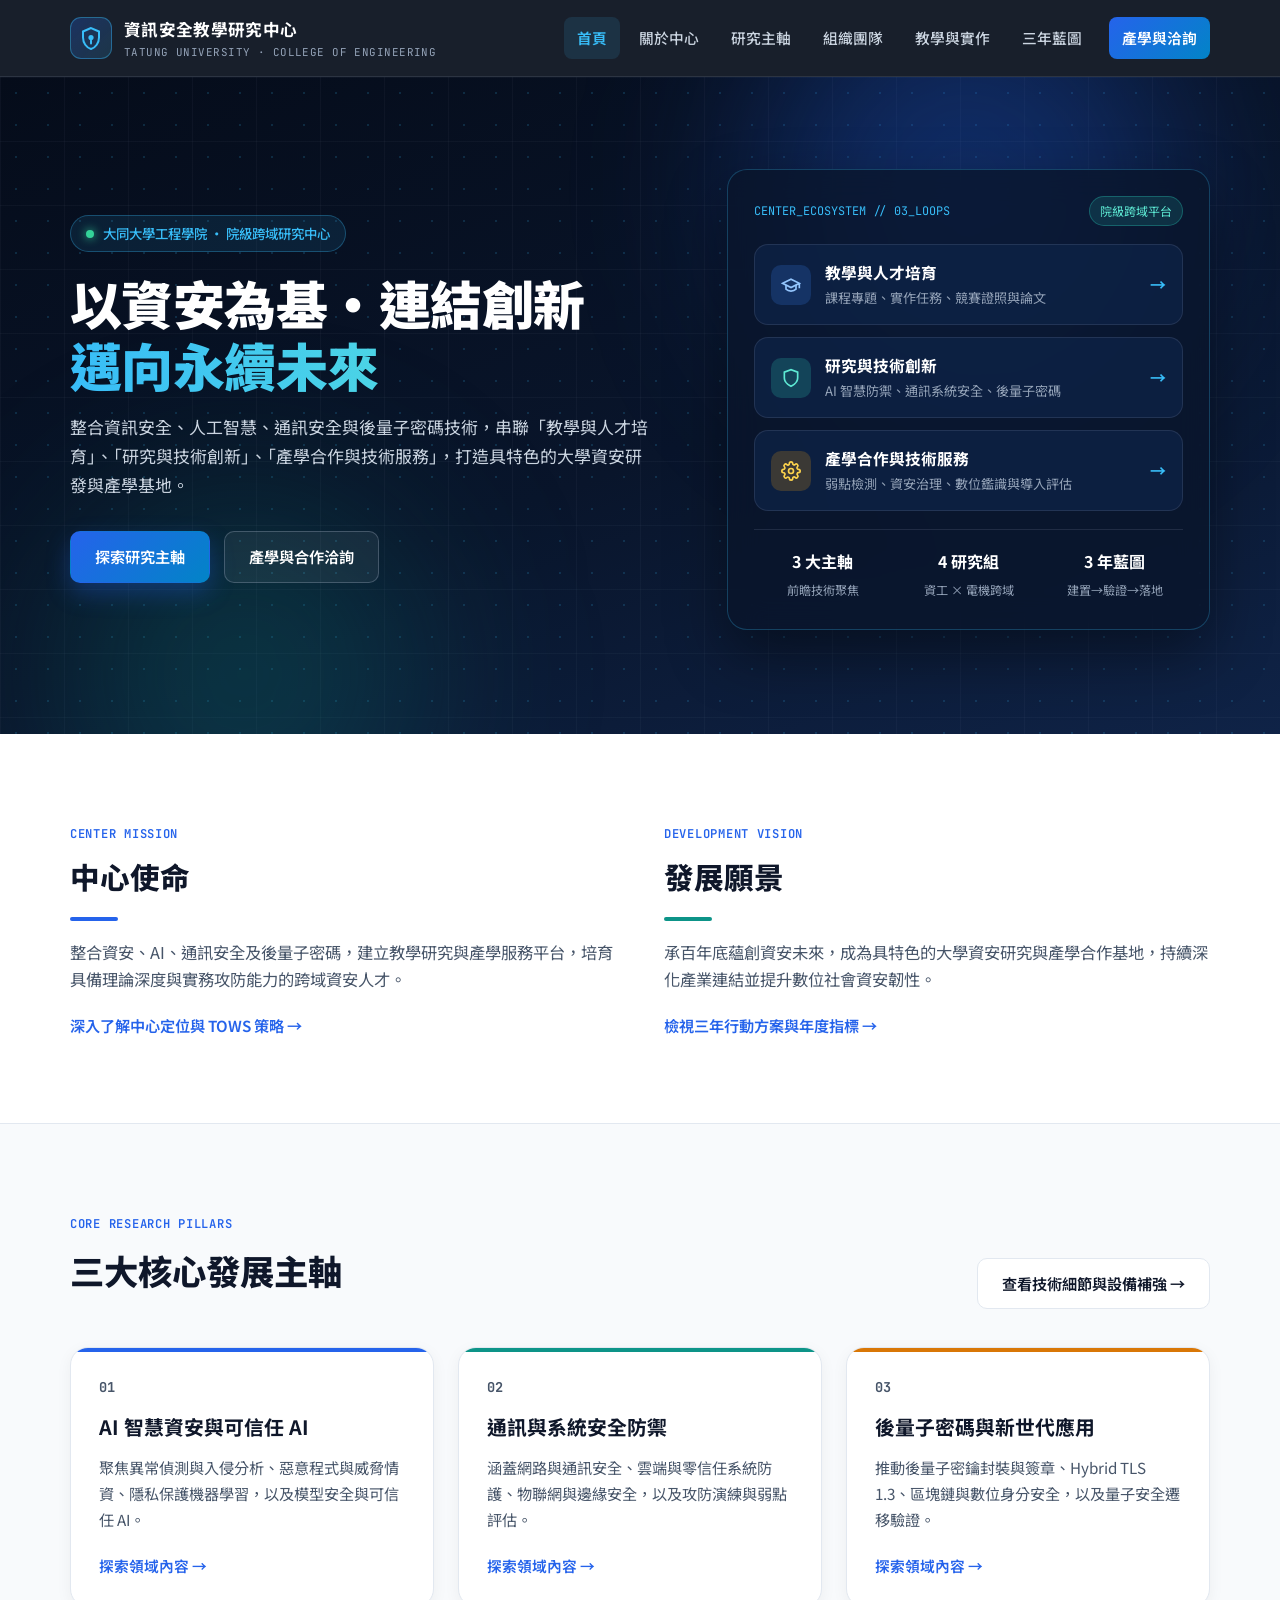
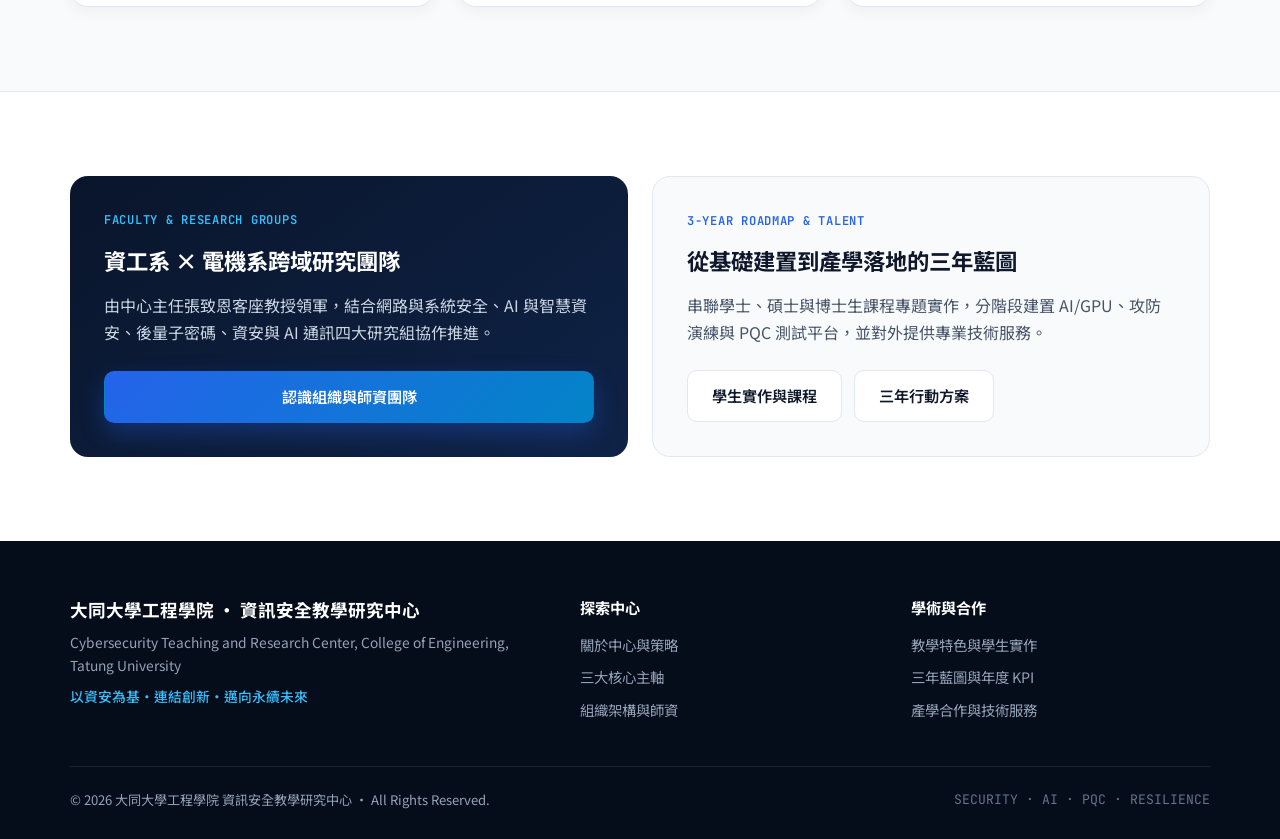
<file: index.html>
<!DOCTYPE html>
<html lang="zh-Hant">
<head>
  <meta charset="UTF-8" />
  <meta name="viewport" content="width=device-width, initial-scale=1.0" />
  <title>首頁 | 資訊安全教學研究中心 - 大同大學工程學院</title>
  <link rel="preconnect" href="https://fonts.googleapis.com" />
  <link rel="preconnect" href="https://fonts.gstatic.com" crossorigin />
  <link href="https://fonts.googleapis.com/css2?family=Inter:wght@400;500;600;700;800&family=JetBrains+Mono:wght@400;500;600&family=Noto+Sans+TC:wght@400;500;700;900&display=swap" rel="stylesheet" />
  <link rel="stylesheet" href="assets/css/style.css" />
</head>
<body>
  <header class="navbar">
    <div class="container nav-inner">
      <a href="index.html" class="brand">
        <span class="brand-badge" aria-hidden="true">
          <svg width="24" height="24" viewBox="0 0 24 24" fill="none">
            <path d="M12 2L4 5.5V11.5C4 16.8 7.4 21.6 12 23C16.6 21.6 20 16.8 20 11.5V5.5L12 2Z" stroke="currentColor" stroke-width="2"/>
            <circle cx="12" cy="11.5" r="2.6" fill="#38BDF8"/>
            <path d="M12 14.2V17.5" stroke="#38BDF8" stroke-width="2" stroke-linecap="round"/>
          </svg>
        </span>
        <span class="brand-text">
          <strong>資訊安全教學研究中心</strong>
          <small>TATUNG UNIVERSITY · COLLEGE OF ENGINEERING</small>
        </span>
      </a>

      <button class="nav-toggle" id="navToggle" aria-label="開啟選單" aria-expanded="false">
        <span></span><span></span><span></span>
      </button>

      <nav class="nav-links" id="navLinks">
        <a href="index.html" class="active">首頁</a>
        <a href="about.html">關於中心</a>
        <a href="research.html">研究主軸</a>
        <a href="team.html">組織團隊</a>
        <a href="teaching.html">教學與實作</a>
        <a href="roadmap.html">三年藍圖</a>
        <a href="contact.html" class="btn-nav">產學與洽詢</a>
      </nav>
    </div>
  </header>

  <!-- 主視覺區（參考 NTU AI-CORE 深藍節點網格氣場） -->
  <section class="hero">
    <div class="hero-canvas" aria-hidden="true"></div>
    <div class="hero-glow glow-1" aria-hidden="true"></div>
    <div class="hero-glow glow-2" aria-hidden="true"></div>

    <div class="container hero-grid">
      <div class="hero-copy">
        <div class="eyebrow">
          <span class="dot"></span>
          大同大學工程學院 · 院級跨域研究中心
        </div>
        <h1>
          以資安為基・連結創新
          <span class="text-gradient">邁向永續未來</span>
        </h1>
        <p class="hero-desc">
          整合資訊安全、人工智慧、通訊安全與後量子密碼技術，串聯「教學與人才培育」、「研究與技術創新」、「產學合作與技術服務」，打造具特色的大學資安研發與產學基地。
        </p>
        <div class="hero-actions">
          <a href="research.html" class="btn btn-primary">探索研究主軸</a>
          <a href="contact.html" class="btn btn-glass">產學與合作洽詢</a>
        </div>
      </div>

      <!-- 右側精密儀表板卡片 -->
      <aside class="hero-card">
        <div class="hero-card-top">
          <span class="mono-label">CENTER_ECOSYSTEM // 03_LOOPS</span>
          <span class="badge-live">院級跨域平台</span>
        </div>

        <div class="loop-stack">
          <a href="teaching.html" class="loop-item">
            <div class="loop-icon blue">
              <svg width="20" height="20" viewBox="0 0 24 24" fill="none" stroke="currentColor" stroke-width="2"><path d="M22 10v6M2 10l10-5 10 5-10 5z"/><path d="M6 12v5c3 3 9 3 12 0v-5"/></svg>
            </div>
            <div class="loop-info">
              <strong>教學與人才培育</strong>
              <span>課程專題、實作任務、競賽證照與論文</span>
            </div>
            <span class="arrow">→</span>
          </a>

          <a href="research.html" class="loop-item">
            <div class="loop-icon cyan">
              <svg width="20" height="20" viewBox="0 0 24 24" fill="none" stroke="currentColor" stroke-width="2"><path d="M12 22s8-4 8-10V5l-8-3-8 3v7c0 6 8 10 8 10z"/></svg>
            </div>
            <div class="loop-info">
              <strong>研究與技術創新</strong>
              <span>AI 智慧防禦、通訊系統安全、後量子密碼</span>
            </div>
            <span class="arrow">→</span>
          </a>

          <a href="contact.html" class="loop-item">
            <div class="loop-icon amber">
              <svg width="20" height="20" viewBox="0 0 24 24" fill="none" stroke="currentColor" stroke-width="2"><circle cx="12" cy="12" r="3"/><path d="M19.4 15a1.65 1.65 0 0 0 .33 1.82l.06.06a2 2 0 0 1-2.83 2.83l-.06-.06a1.65 1.65 0 0 0-1.82-.33 1.65 1.65 0 0 0-1 1.51V21a2 2 0 0 1-4 0v-.09A1.65 1.65 0 0 0 9 19.4a1.65 1.65 0 0 0-1.82.33l-.06.06a2 2 0 0 1-2.83-2.83l.06-.06a1.65 1.65 0 0 0 .33-1.82 1.65 1.65 0 0 0-1.51-1H3a2 2 0 0 1 0-4h.09A1.65 1.65 0 0 0 4.6 9a1.65 1.65 0 0 0-.33-1.82l-.06-.06a2 2 0 0 1 2.83-2.83l.06.06a1.65 1.65 0 0 0 1.82.33H9a1.65 1.65 0 0 0 1-1.51V3a2 2 0 0 1 4 0v.09a1.65 1.65 0 0 0 1 1.51 1.65 1.65 0 0 0 1.82-.33l.06-.06a2 2 0 0 1 2.83 2.83l-.06.06a1.65 1.65 0 0 0-.33 1.82V9a1.65 1.65 0 0 0 1.51 1H21a2 2 0 0 1 0 4h-.09a1.65 1.65 0 0 0-1.51 1z"/></svg>
            </div>
            <div class="loop-info">
              <strong>產學合作與技術服務</strong>
              <span>弱點檢測、資安治理、數位鑑識與導入評估</span>
            </div>
            <span class="arrow">→</span>
          </a>
        </div>

        <div class="hero-stats-row">
          <div><strong>3 大主軸</strong><span>前瞻技術聚焦</span></div>
          <div><strong>4 研究組</strong><span>資工 × 電機跨域</span></div>
          <div><strong>3 年藍圖</strong><span>建置→驗證→落地</span></div>
        </div>
      </aside>
    </div>
  </section>

  <!-- 中心使命與願景（雙欄大氣留白，對齊 NTU AI-CORE 下半部結構） -->
  <section class="section">
    <div class="container">
      <div class="dual-manifesto">
        <div class="manifesto-item">
          <span class="kicker">CENTER MISSION</span>
          <h2>中心使命</h2>
          <div class="accent-bar"></div>
          <p>整合資安、AI、通訊安全及後量子密碼，建立教學研究與產學服務平台，培育具備理論深度與實務攻防能力的跨域資安人才。</p>
          <a href="about.html" class="text-link">深入了解中心定位與 TOWS 策略 →</a>
        </div>
        <div class="manifesto-item">
          <span class="kicker">DEVELOPMENT VISION</span>
          <h2>發展願景</h2>
          <div class="accent-bar teal"></div>
          <p>承百年底蘊創資安未來，成為具特色的大學資安研究與產學合作基地，持續深化產業連結並提升數位社會資安韌性。</p>
          <a href="roadmap.html" class="text-link">檢視三年行動方案與年度指標 →</a>
        </div>
      </div>
    </div>
  </section>

  <!-- 三大核心研究主軸精選入口 -->
  <section class="section section-tint">
    <div class="container">
      <div class="section-header-split">
        <div>
          <span class="kicker">CORE RESEARCH PILLARS</span>
          <h2>三大核心發展主軸</h2>
        </div>
        <a href="research.html" class="btn btn-outline-dark">查看技術細節與設備補強 →</a>
      </div>

      <div class="grid-3">
        <article class="feature-card">
          <div class="card-top-line blue"></div>
          <span class="card-num">01</span>
          <h3>AI 智慧資安與可信任 AI</h3>
          <p>聚焦異常偵測與入侵分析、惡意程式與威脅情資、隱私保護機器學習，以及模型安全與可信任 AI。</p>
          <a href="research.html#pillar-1" class="card-link">探索領域內容 →</a>
        </article>

        <article class="feature-card">
          <div class="card-top-line teal"></div>
          <span class="card-num">02</span>
          <h3>通訊與系統安全防禦</h3>
          <p>涵蓋網路與通訊安全、雲端與零信任系統防護、物聯網與邊緣安全，以及攻防演練與弱點評估。</p>
          <a href="research.html#pillar-2" class="card-link">探索領域內容 →</a>
        </article>

        <article class="feature-card">
          <div class="card-top-line amber"></div>
          <span class="card-num">03</span>
          <h3>後量子密碼與新世代應用</h3>
          <p>推動後量子密鑰封裝與簽章、Hybrid TLS 1.3、區塊鏈與數位身分安全，以及量子安全遷移驗證。</p>
          <a href="research.html#pillar-3" class="card-link">探索領域內容 →</a>
        </article>
      </div>
    </div>
  </section>

  <!-- 跨系團隊與三年推進快捷導覽 -->
  <section class="section">
    <div class="container">
      <div class="grid-2-banner">
        <div class="nav-promo-card dark">
          <span class="kicker light">FACULTY &amp; RESEARCH GROUPS</span>
          <h3>資工系 × 電機系跨域研究團隊</h3>
          <p>由中心主任張致恩客座教授領軍，結合網路與系統安全、AI 與智慧資安、後量子密碼、資安與 AI 通訊四大研究組協作推進。</p>
          <a href="team.html" class="btn btn-primary">認識組織與師資團隊</a>
        </div>

        <div class="nav-promo-card light">
          <span class="kicker">3-YEAR ROADMAP &amp; TALENT</span>
          <h3>從基礎建置到產學落地的三年藍圖</h3>
          <p>串聯學士、碩士與博士生課程專題實作，分階段建置 AI/GPU、攻防演練與 PQC 測試平台，並對外提供專業技術服務。</p>
          <div class="btn-group">
            <a href="teaching.html" class="btn btn-outline-dark">學生實作與課程</a>
            <a href="roadmap.html" class="btn btn-outline-dark">三年行動方案</a>
          </div>
        </div>
      </div>
    </div>
  </section>

  <footer class="footer">
    <div class="container footer-grid">
      <div class="footer-brand">
        <strong>大同大學工程學院 · 資訊安全教學研究中心</strong>
        <p>Cybersecurity Teaching and Research Center, College of Engineering, Tatung University</p>
        <p class="footer-motto">以資安為基・連結創新・邁向永續未來</p>
      </div>
      <div class="footer-col">
        <h4>探索中心</h4>
        <a href="about.html">關於中心與策略</a>
        <a href="research.html">三大核心主軸</a>
        <a href="team.html">組織架構與師資</a>
      </div>
      <div class="footer-col">
        <h4>學術與合作</h4>
        <a href="teaching.html">教學特色與學生實作</a>
        <a href="roadmap.html">三年藍圖與年度 KPI</a>
        <a href="contact.html">產學合作與技術服務</a>
      </div>
    </div>
    <div class="container footer-bottom">
      <span>© 2026 大同大學工程學院 資訊安全教學研究中心 · All Rights Reserved.</span>
      <span class="mono-dim">SECURITY · AI · PQC · RESILIENCE</span>
    </div>
  </footer>
  <script src="assets/js/main.js"></script>
</body>
</html>
</file>
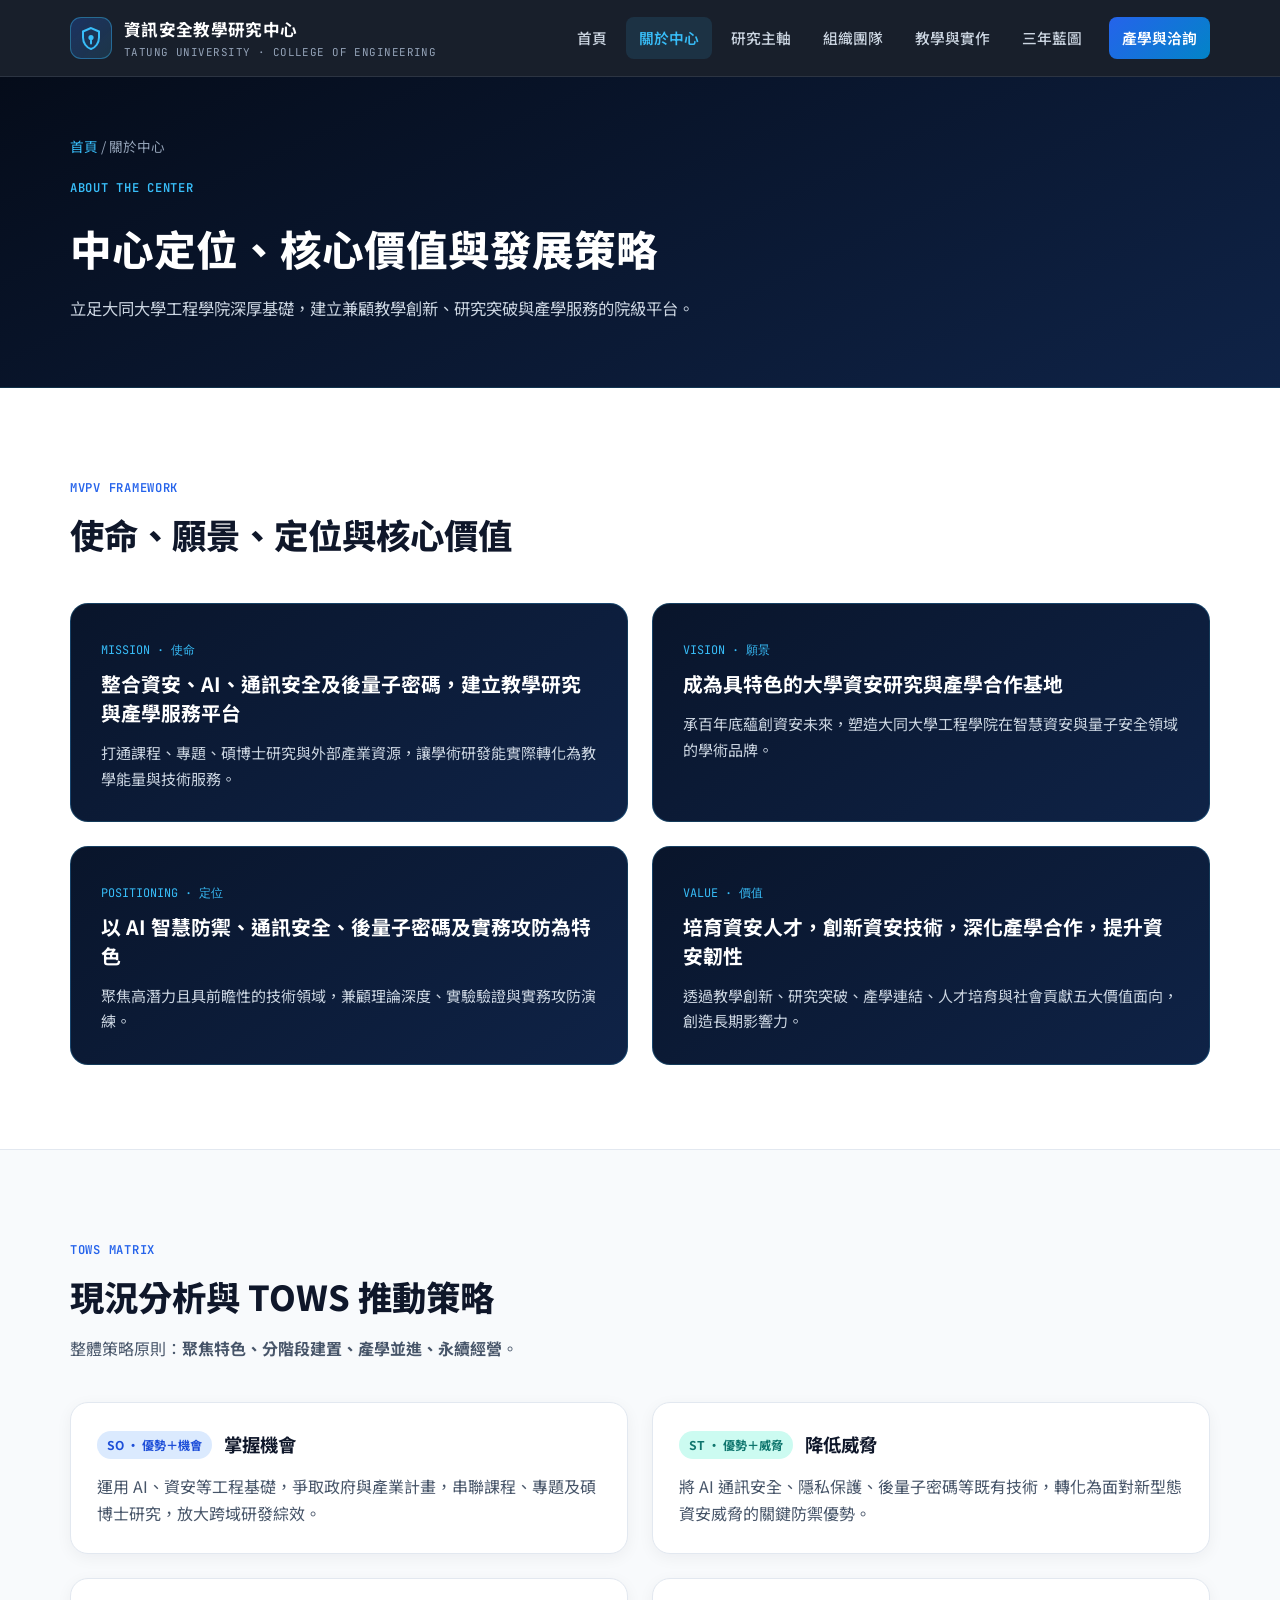
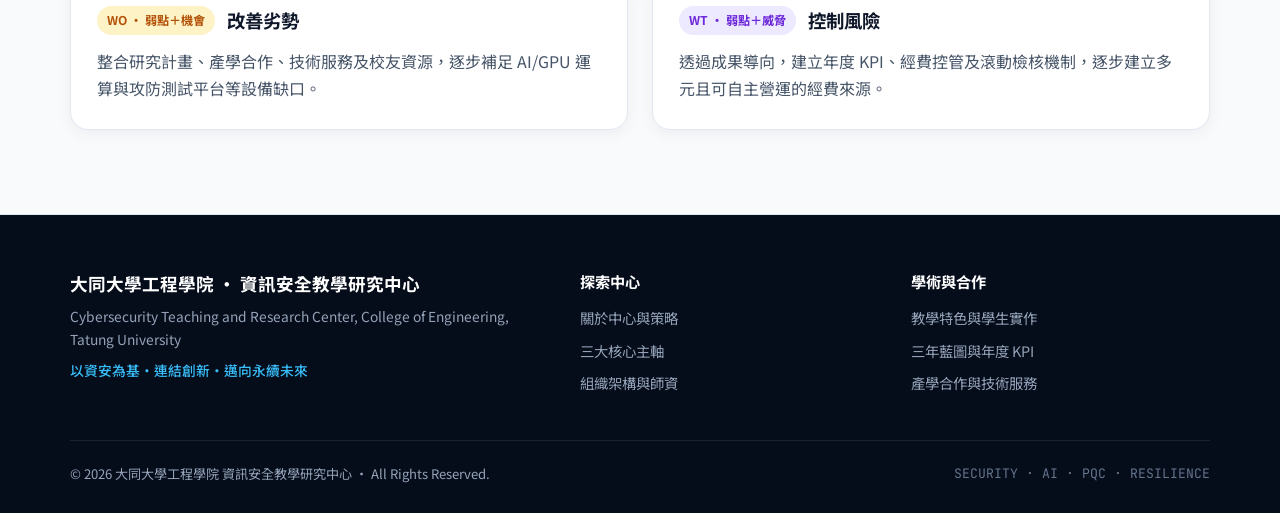
<file: about.html>
<!DOCTYPE html>
<html lang="zh-Hant">
<head>
  <meta charset="UTF-8" />
  <meta name="viewport" content="width=device-width, initial-scale=1.0" />
  <title>關於中心 | 資訊安全教學研究中心 - 大同大學工程學院</title>
  <link rel="preconnect" href="https://fonts.googleapis.com" />
  <link rel="preconnect" href="https://fonts.gstatic.com" crossorigin />
  <link href="https://fonts.googleapis.com/css2?family=Inter:wght@400;500;600;700;800&family=JetBrains+Mono:wght@400;500;600&family=Noto+Sans+TC:wght@400;500;700;900&display=swap" rel="stylesheet" />
  <link rel="stylesheet" href="assets/css/style.css" />
</head>
<body>
  <header class="navbar">
    <div class="container nav-inner">
      <a href="index.html" class="brand">
        <span class="brand-badge" aria-hidden="true">
          <svg width="24" height="24" viewBox="0 0 24 24" fill="none">
            <path d="M12 2L4 5.5V11.5C4 16.8 7.4 21.6 12 23C16.6 21.6 20 16.8 20 11.5V5.5L12 2Z" stroke="currentColor" stroke-width="2"/>
            <circle cx="12" cy="11.5" r="2.6" fill="#38BDF8"/>
            <path d="M12 14.2V17.5" stroke="#38BDF8" stroke-width="2" stroke-linecap="round"/>
          </svg>
        </span>
        <span class="brand-text">
          <strong>資訊安全教學研究中心</strong>
          <small>TATUNG UNIVERSITY · COLLEGE OF ENGINEERING</small>
        </span>
      </a>

      <button class="nav-toggle" id="navToggle" aria-label="開啟選單" aria-expanded="false">
        <span></span><span></span><span></span>
      </button>

      <nav class="nav-links" id="navLinks">
        <a href="index.html">首頁</a>
        <a href="about.html" class="active">關於中心</a>
        <a href="research.html">研究主軸</a>
        <a href="team.html">組織團隊</a>
        <a href="teaching.html">教學與實作</a>
        <a href="roadmap.html">三年藍圖</a>
        <a href="contact.html" class="btn-nav">產學與洽詢</a>
      </nav>
    </div>
  </header>

  <section class="page-hero">
    <div class="container">
      <div class="breadcrumb"><a href="index.html">首頁</a> / <span>關於中心</span></div>
      <span class="kicker light">ABOUT THE CENTER</span>
      <h1>中心定位、核心價值與發展策略</h1>
      <p>立足大同大學工程學院深厚基礎，建立兼顧教學創新、研究突破與產學服務的院級平台。</p>
    </div>
  </section>

  <section class="section">
    <div class="container">
      <div class="section-intro">
        <span class="kicker">MVPV FRAMEWORK</span>
        <h2>使命、願景、定位與核心價值</h2>
      </div>

      <div class="grid-2">
        <article class="glass-dark-card">
          <span class="mono-badge">MISSION · 使命</span>
          <h3>整合資安、AI、通訊安全及後量子密碼，建立教學研究與產學服務平台</h3>
          <p>打通課程、專題、碩博士研究與外部產業資源，讓學術研發能實際轉化為教學能量與技術服務。</p>
        </article>

        <article class="glass-dark-card">
          <span class="mono-badge">VISION · 願景</span>
          <h3>成為具特色的大學資安研究與產學合作基地</h3>
          <p>承百年底蘊創資安未來，塑造大同大學工程學院在智慧資安與量子安全領域的學術品牌。</p>
        </article>

        <article class="glass-dark-card">
          <span class="mono-badge">POSITIONING · 定位</span>
          <h3>以 AI 智慧防禦、通訊安全、後量子密碼及實務攻防為特色</h3>
          <p>聚焦高潛力且具前瞻性的技術領域，兼顧理論深度、實驗驗證與實務攻防演練。</p>
        </article>

        <article class="glass-dark-card">
          <span class="mono-badge">VALUE · 價值</span>
          <h3>培育資安人才，創新資安技術，深化產學合作，提升資安韌性</h3>
          <p>透過教學創新、研究突破、產學連結、人才培育與社會貢獻五大價值面向，創造長期影響力。</p>
        </article>
      </div>
    </div>
  </section>

  <section class="section section-tint">
    <div class="container">
      <div class="section-intro">
        <span class="kicker">TOWS MATRIX</span>
        <h2>現況分析與 TOWS 推動策略</h2>
        <p>整體策略原則：<strong>聚焦特色、分階段建置、產學並進、永續經營</strong>。</p>
      </div>

      <div class="grid-2">
        <div class="strategy-card">
          <div class="strategy-head">
            <span class="pill blue">SO · 優勢＋機會</span>
            <h3>掌握機會</h3>
          </div>
          <p>運用 AI、資安等工程基礎，爭取政府與產業計畫，串聯課程、專題及碩博士研究，放大跨域研發綜效。</p>
        </div>

        <div class="strategy-card">
          <div class="strategy-head">
            <span class="pill teal">ST · 優勢＋威脅</span>
            <h3>降低威脅</h3>
          </div>
          <p>將 AI 通訊安全、隱私保護、後量子密碼等既有技術，轉化為面對新型態資安威脅的關鍵防禦優勢。</p>
        </div>

        <div class="strategy-card">
          <div class="strategy-head">
            <span class="pill amber">WO · 弱點＋機會</span>
            <h3>改善劣勢</h3>
          </div>
          <p>整合研究計畫、產學合作、技術服務及校友資源，逐步補足 AI/GPU 運算與攻防測試平台等設備缺口。</p>
        </div>

        <div class="strategy-card">
          <div class="strategy-head">
            <span class="pill purple">WT · 弱點＋威脅</span>
            <h3>控制風險</h3>
          </div>
          <p>透過成果導向，建立年度 KPI、經費控管及滾動檢核機制，逐步建立多元且可自主營運的經費來源。</p>
        </div>
      </div>
    </div>
  </section>

  <footer class="footer">
    <div class="container footer-grid">
      <div class="footer-brand">
        <strong>大同大學工程學院 · 資訊安全教學研究中心</strong>
        <p>Cybersecurity Teaching and Research Center, College of Engineering, Tatung University</p>
        <p class="footer-motto">以資安為基・連結創新・邁向永續未來</p>
      </div>
      <div class="footer-col">
        <h4>探索中心</h4>
        <a href="about.html">關於中心與策略</a>
        <a href="research.html">三大核心主軸</a>
        <a href="team.html">組織架構與師資</a>
      </div>
      <div class="footer-col">
        <h4>學術與合作</h4>
        <a href="teaching.html">教學特色與學生實作</a>
        <a href="roadmap.html">三年藍圖與年度 KPI</a>
        <a href="contact.html">產學合作與技術服務</a>
      </div>
    </div>
    <div class="container footer-bottom">
      <span>© 2026 大同大學工程學院 資訊安全教學研究中心 · All Rights Reserved.</span>
      <span class="mono-dim">SECURITY · AI · PQC · RESILIENCE</span>
    </div>
  </footer>
  <script src="assets/js/main.js"></script>
</body>
</html>
</file>
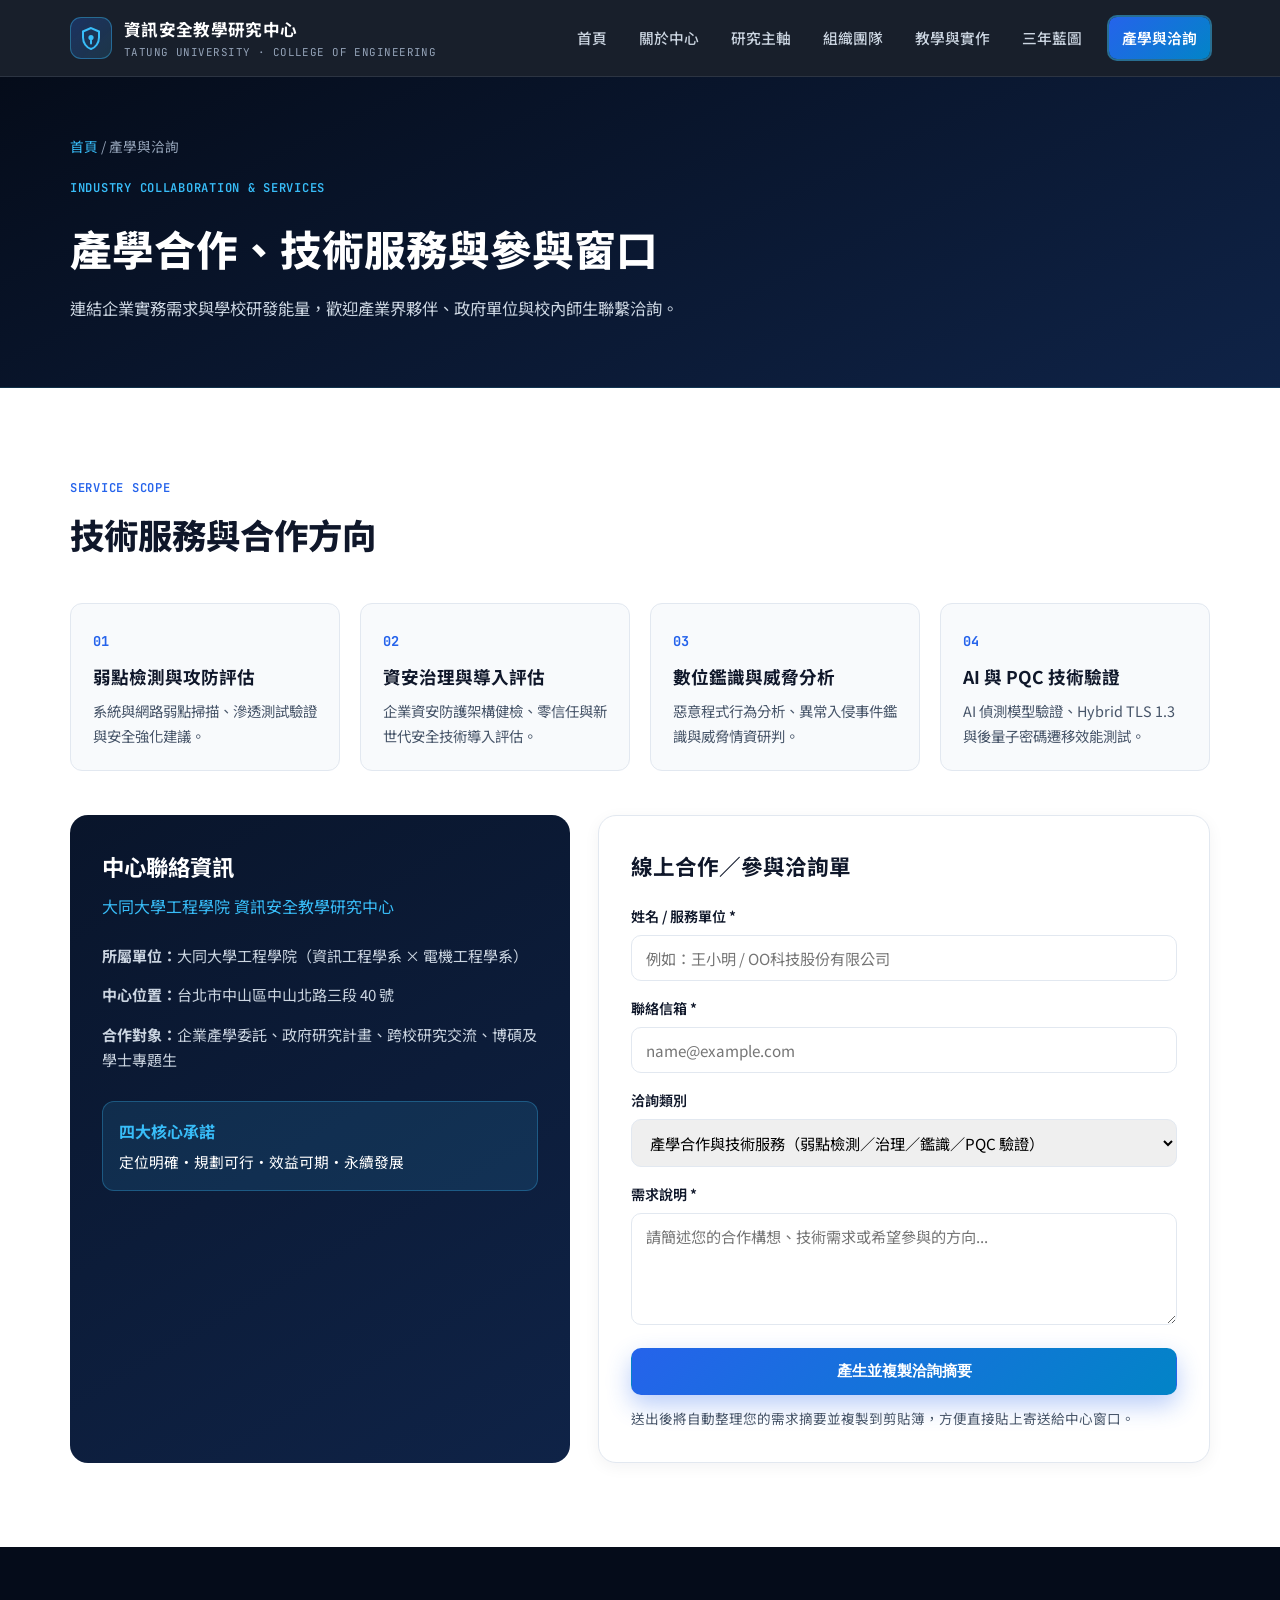
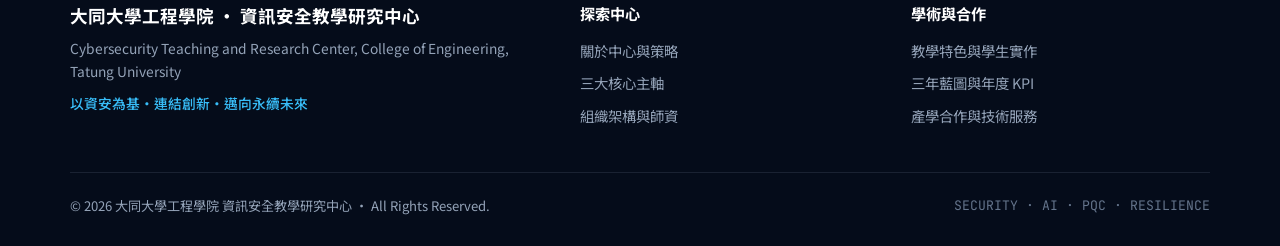
<file: contact.html>
<!DOCTYPE html>
<html lang="zh-Hant">
<head>
  <meta charset="UTF-8" />
  <meta name="viewport" content="width=device-width, initial-scale=1.0" />
  <title>產學與洽詢 | 資訊安全教學研究中心 - 大同大學工程學院</title>
  <link rel="preconnect" href="https://fonts.googleapis.com" />
  <link rel="preconnect" href="https://fonts.gstatic.com" crossorigin />
  <link href="https://fonts.googleapis.com/css2?family=Inter:wght@400;500;600;700;800&family=JetBrains+Mono:wght@400;500;600&family=Noto+Sans+TC:wght@400;500;700;900&display=swap" rel="stylesheet" />
  <link rel="stylesheet" href="assets/css/style.css" />
</head>
<body>
  <header class="navbar">
    <div class="container nav-inner">
      <a href="index.html" class="brand">
        <span class="brand-badge" aria-hidden="true">
          <svg width="24" height="24" viewBox="0 0 24 24" fill="none">
            <path d="M12 2L4 5.5V11.5C4 16.8 7.4 21.6 12 23C16.6 21.6 20 16.8 20 11.5V5.5L12 2Z" stroke="currentColor" stroke-width="2"/>
            <circle cx="12" cy="11.5" r="2.6" fill="#38BDF8"/>
            <path d="M12 14.2V17.5" stroke="#38BDF8" stroke-width="2" stroke-linecap="round"/>
          </svg>
        </span>
        <span class="brand-text">
          <strong>資訊安全教學研究中心</strong>
          <small>TATUNG UNIVERSITY · COLLEGE OF ENGINEERING</small>
        </span>
      </a>

      <button class="nav-toggle" id="navToggle" aria-label="開啟選單" aria-expanded="false">
        <span></span><span></span><span></span>
      </button>

      <nav class="nav-links" id="navLinks">
        <a href="index.html">首頁</a>
        <a href="about.html">關於中心</a>
        <a href="research.html">研究主軸</a>
        <a href="team.html">組織團隊</a>
        <a href="teaching.html">教學與實作</a>
        <a href="roadmap.html">三年藍圖</a>
        <a href="contact.html" class="btn-nav active">產學與洽詢</a>
      </nav>
    </div>
  </header>

  <section class="page-hero">
    <div class="container">
      <div class="breadcrumb"><a href="index.html">首頁</a> / <span>產學與洽詢</span></div>
      <span class="kicker light">INDUSTRY COLLABORATION &amp; SERVICES</span>
      <h1>產學合作、技術服務與參與窗口</h1>
      <p>連結企業實務需求與學校研發能量，歡迎產業界夥伴、政府單位與校內師生聯繫洽詢。</p>
    </div>
  </section>

  <section class="section">
    <div class="container">
      <div class="section-intro">
        <span class="kicker">SERVICE SCOPE</span>
        <h2>技術服務與合作方向</h2>
      </div>

      <div class="grid-4">
        <div class="service-box">
          <span class="svc-num">01</span>
          <h3>弱點檢測與攻防評估</h3>
          <p>系統與網路弱點掃描、滲透測試驗證與安全強化建議。</p>
        </div>
        <div class="service-box">
          <span class="svc-num">02</span>
          <h3>資安治理與導入評估</h3>
          <p>企業資安防護架構健檢、零信任與新世代安全技術導入評估。</p>
        </div>
        <div class="service-box">
          <span class="svc-num">03</span>
          <h3>數位鑑識與威脅分析</h3>
          <p>惡意程式行為分析、異常入侵事件鑑識與威脅情資研判。</p>
        </div>
        <div class="service-box">
          <span class="svc-num">04</span>
          <h3>AI 與 PQC 技術驗證</h3>
          <p>AI 偵測模型驗證、Hybrid TLS 1.3 與後量子密碼遷移效能測試。</p>
        </div>
      </div>

      <div class="contact-layout">
        <div class="contact-info-panel">
          <h3>中心聯絡資訊</h3>
          <p>大同大學工程學院 資訊安全教學研究中心</p>
          <ul class="info-list">
            <li><strong>所屬單位：</strong>大同大學工程學院（資訊工程學系 × 電機工程學系）</li>
            <li><strong>中心位置：</strong>台北市中山區中山北路三段 40 號</li>
            <li><strong>合作對象：</strong>企業產學委託、政府研究計畫、跨校研究交流、博碩及學士專題生</li>
          </ul>
          <div class="core-pledge">
            <strong>四大核心承諾</strong>
            <p>定位明確・規劃可行・效益可期・永續發展</p>
          </div>
        </div>

        <form class="contact-form-card" id="inquiryForm">
          <h3>線上合作／參與洽詢單</h3>
          <div class="form-group">
            <label for="name">姓名 / 服務單位 *</label>
            <input type="text" id="name" name="name" placeholder="例如：王小明 / OO科技股份有限公司" required />
          </div>
          <div class="form-group">
            <label for="email">聯絡信箱 *</label>
            <input type="email" id="email" name="email" placeholder="name@example.com" required />
          </div>
          <div class="form-group">
            <label for="topic">洽詢類別</label>
            <select id="topic" name="topic">
              <option value="產學合作與技術服務">產學合作與技術服務（弱點檢測／治理／鑑識／PQC 驗證）</option>
              <option value="政府與跨域研究計畫">政府科技計畫與跨域研究合作</option>
              <option value="學生專題與研究助理">學生專題、資安競賽與研究助理申請</option>
              <option value="演講工作坊與交流">專題演講、工作坊與校際參訪交流</option>
            </select>
          </div>
          <div class="form-group">
            <label for="message">需求說明 *</label>
            <textarea id="message" name="message" rows="4" placeholder="請簡述您的合作構想、技術需求或希望參與的方向..." required></textarea>
          </div>
          <button type="submit" class="btn btn-primary full-width">產生並複製洽詢摘要</button>
          <p class="form-status" id="formStatus">送出後將自動整理您的需求摘要並複製到剪貼簿，方便直接貼上寄送給中心窗口。</p>
        </form>
      </div>
    </div>
  </section>

  <footer class="footer">
    <div class="container footer-grid">
      <div class="footer-brand">
        <strong>大同大學工程學院 · 資訊安全教學研究中心</strong>
        <p>Cybersecurity Teaching and Research Center, College of Engineering, Tatung University</p>
        <p class="footer-motto">以資安為基・連結創新・邁向永續未來</p>
      </div>
      <div class="footer-col">
        <h4>探索中心</h4>
        <a href="about.html">關於中心與策略</a>
        <a href="research.html">三大核心主軸</a>
        <a href="team.html">組織架構與師資</a>
      </div>
      <div class="footer-col">
        <h4>學術與合作</h4>
        <a href="teaching.html">教學特色與學生實作</a>
        <a href="roadmap.html">三年藍圖與年度 KPI</a>
        <a href="contact.html">產學合作與技術服務</a>
      </div>
    </div>
    <div class="container footer-bottom">
      <span>© 2026 大同大學工程學院 資訊安全教學研究中心 · All Rights Reserved.</span>
      <span class="mono-dim">SECURITY · AI · PQC · RESILIENCE</span>
    </div>
  </footer>
  <script src="assets/js/main.js"></script>
</body>
</html>
</file>
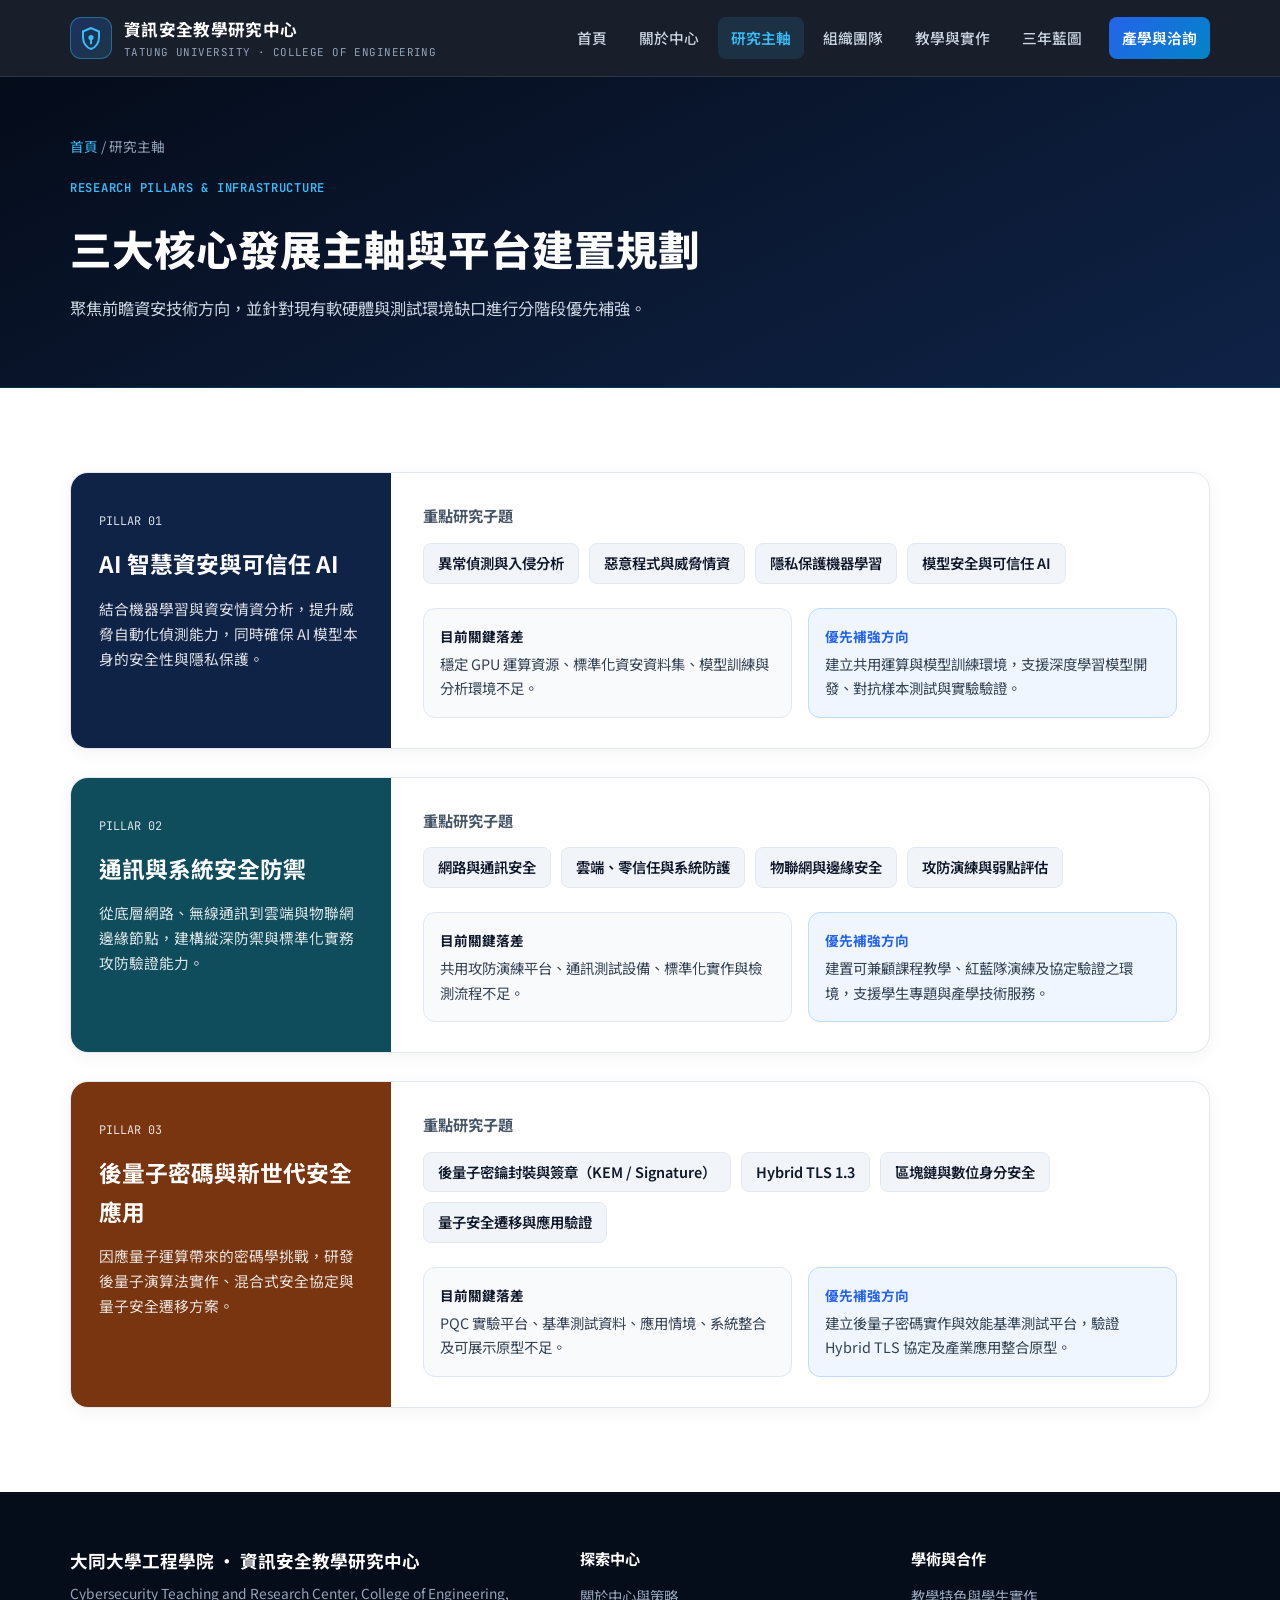
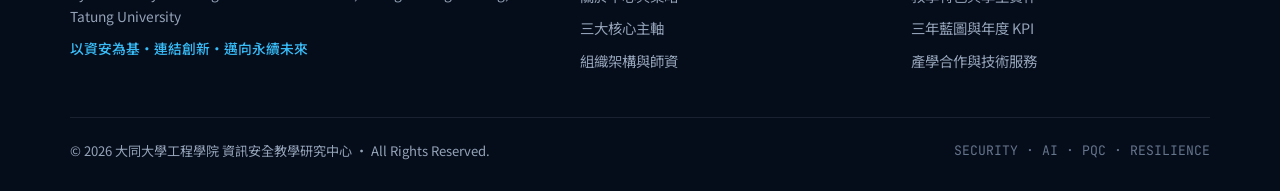
<file: research.html>
<!DOCTYPE html>
<html lang="zh-Hant">
<head>
  <meta charset="UTF-8" />
  <meta name="viewport" content="width=device-width, initial-scale=1.0" />
  <title>研究主軸 | 資訊安全教學研究中心 - 大同大學工程學院</title>
  <link rel="preconnect" href="https://fonts.googleapis.com" />
  <link rel="preconnect" href="https://fonts.gstatic.com" crossorigin />
  <link href="https://fonts.googleapis.com/css2?family=Inter:wght@400;500;600;700;800&family=JetBrains+Mono:wght@400;500;600&family=Noto+Sans+TC:wght@400;500;700;900&display=swap" rel="stylesheet" />
  <link rel="stylesheet" href="assets/css/style.css" />
</head>
<body>
  <header class="navbar">
    <div class="container nav-inner">
      <a href="index.html" class="brand">
        <span class="brand-badge" aria-hidden="true">
          <svg width="24" height="24" viewBox="0 0 24 24" fill="none">
            <path d="M12 2L4 5.5V11.5C4 16.8 7.4 21.6 12 23C16.6 21.6 20 16.8 20 11.5V5.5L12 2Z" stroke="currentColor" stroke-width="2"/>
            <circle cx="12" cy="11.5" r="2.6" fill="#38BDF8"/>
            <path d="M12 14.2V17.5" stroke="#38BDF8" stroke-width="2" stroke-linecap="round"/>
          </svg>
        </span>
        <span class="brand-text">
          <strong>資訊安全教學研究中心</strong>
          <small>TATUNG UNIVERSITY · COLLEGE OF ENGINEERING</small>
        </span>
      </a>

      <button class="nav-toggle" id="navToggle" aria-label="開啟選單" aria-expanded="false">
        <span></span><span></span><span></span>
      </button>

      <nav class="nav-links" id="navLinks">
        <a href="index.html">首頁</a>
        <a href="about.html">關於中心</a>
        <a href="research.html" class="active">研究主軸</a>
        <a href="team.html">組織團隊</a>
        <a href="teaching.html">教學與實作</a>
        <a href="roadmap.html">三年藍圖</a>
        <a href="contact.html" class="btn-nav">產學與洽詢</a>
      </nav>
    </div>
  </header>

  <section class="page-hero">
    <div class="container">
      <div class="breadcrumb"><a href="index.html">首頁</a> / <span>研究主軸</span></div>
      <span class="kicker light">RESEARCH PILLARS &amp; INFRASTRUCTURE</span>
      <h1>三大核心發展主軸與平台建置規劃</h1>
      <p>聚焦前瞻資安技術方向，並針對現有軟硬體與測試環境缺口進行分階段優先補強。</p>
    </div>
  </section>

  <section class="section">
    <div class="container pillar-detail-stack">
      <!-- 主軸一 -->
      <article class="pillar-detail-card" id="pillar-1">
        <div class="pillar-side blue">
          <span class="mono-badge light">PILLAR 01</span>
          <h2>AI 智慧資安與可信任 AI</h2>
          <p>結合機器學習與資安情資分析，提升威脅自動化偵測能力，同時確保 AI 模型本身的安全性與隱私保護。</p>
        </div>
        <div class="pillar-main">
          <h4>重點研究子題</h4>
          <div class="chip-grid">
            <span>異常偵測與入侵分析</span>
            <span>惡意程式與威脅情資</span>
            <span>隱私保護機器學習</span>
            <span>模型安全與可信任 AI</span>
          </div>
          <div class="gap-compare">
            <div class="gap-item">
              <strong>目前關鍵落差</strong>
              <p>穩定 GPU 運算資源、標準化資安資料集、模型訓練與分析環境不足。</p>
            </div>
            <div class="gap-item highlight">
              <strong>優先補強方向</strong>
              <p>建立共用運算與模型訓練環境，支援深度學習模型開發、對抗樣本測試與實驗驗證。</p>
            </div>
          </div>
        </div>
      </article>

      <!-- 主軸二 -->
      <article class="pillar-detail-card" id="pillar-2">
        <div class="pillar-side teal">
          <span class="mono-badge light">PILLAR 02</span>
          <h2>通訊與系統安全防禦</h2>
          <p>從底層網路、無線通訊到雲端與物聯網邊緣節點，建構縱深防禦與標準化實務攻防驗證能力。</p>
        </div>
        <div class="pillar-main">
          <h4>重點研究子題</h4>
          <div class="chip-grid">
            <span>網路與通訊安全</span>
            <span>雲端、零信任與系統防護</span>
            <span>物聯網與邊緣安全</span>
            <span>攻防演練與弱點評估</span>
          </div>
          <div class="gap-compare">
            <div class="gap-item">
              <strong>目前關鍵落差</strong>
              <p>共用攻防演練平台、通訊測試設備、標準化實作與檢測流程不足。</p>
            </div>
            <div class="gap-item highlight">
              <strong>優先補強方向</strong>
              <p>建置可兼顧課程教學、紅藍隊演練及協定驗證之環境，支援學生專題與產學技術服務。</p>
            </div>
          </div>
        </div>
      </article>

      <!-- 主軸三 -->
      <article class="pillar-detail-card" id="pillar-3">
        <div class="pillar-side amber">
          <span class="mono-badge light">PILLAR 03</span>
          <h2>後量子密碼與新世代安全應用</h2>
          <p>因應量子運算帶來的密碼學挑戰，研發後量子演算法實作、混合式安全協定與量子安全遷移方案。</p>
        </div>
        <div class="pillar-main">
          <h4>重點研究子題</h4>
          <div class="chip-grid">
            <span>後量子密鑰封裝與簽章（KEM / Signature）</span>
            <span>Hybrid TLS 1.3</span>
            <span>區塊鏈與數位身分安全</span>
            <span>量子安全遷移與應用驗證</span>
          </div>
          <div class="gap-compare">
            <div class="gap-item">
              <strong>目前關鍵落差</strong>
              <p>PQC 實驗平台、基準測試資料、應用情境、系統整合及可展示原型不足。</p>
            </div>
            <div class="gap-item highlight">
              <strong>優先補強方向</strong>
              <p>建立後量子密碼實作與效能基準測試平台，驗證 Hybrid TLS 協定及產業應用整合原型。</p>
            </div>
          </div>
        </div>
      </article>
    </div>
  </section>

  <footer class="footer">
    <div class="container footer-grid">
      <div class="footer-brand">
        <strong>大同大學工程學院 · 資訊安全教學研究中心</strong>
        <p>Cybersecurity Teaching and Research Center, College of Engineering, Tatung University</p>
        <p class="footer-motto">以資安為基・連結創新・邁向永續未來</p>
      </div>
      <div class="footer-col">
        <h4>探索中心</h4>
        <a href="about.html">關於中心與策略</a>
        <a href="research.html">三大核心主軸</a>
        <a href="team.html">組織架構與師資</a>
      </div>
      <div class="footer-col">
        <h4>學術與合作</h4>
        <a href="teaching.html">教學特色與學生實作</a>
        <a href="roadmap.html">三年藍圖與年度 KPI</a>
        <a href="contact.html">產學合作與技術服務</a>
      </div>
    </div>
    <div class="container footer-bottom">
      <span>© 2026 大同大學工程學院 資訊安全教學研究中心 · All Rights Reserved.</span>
      <span class="mono-dim">SECURITY · AI · PQC · RESILIENCE</span>
    </div>
  </footer>
  <script src="assets/js/main.js"></script>
</body>
</html>
</file>
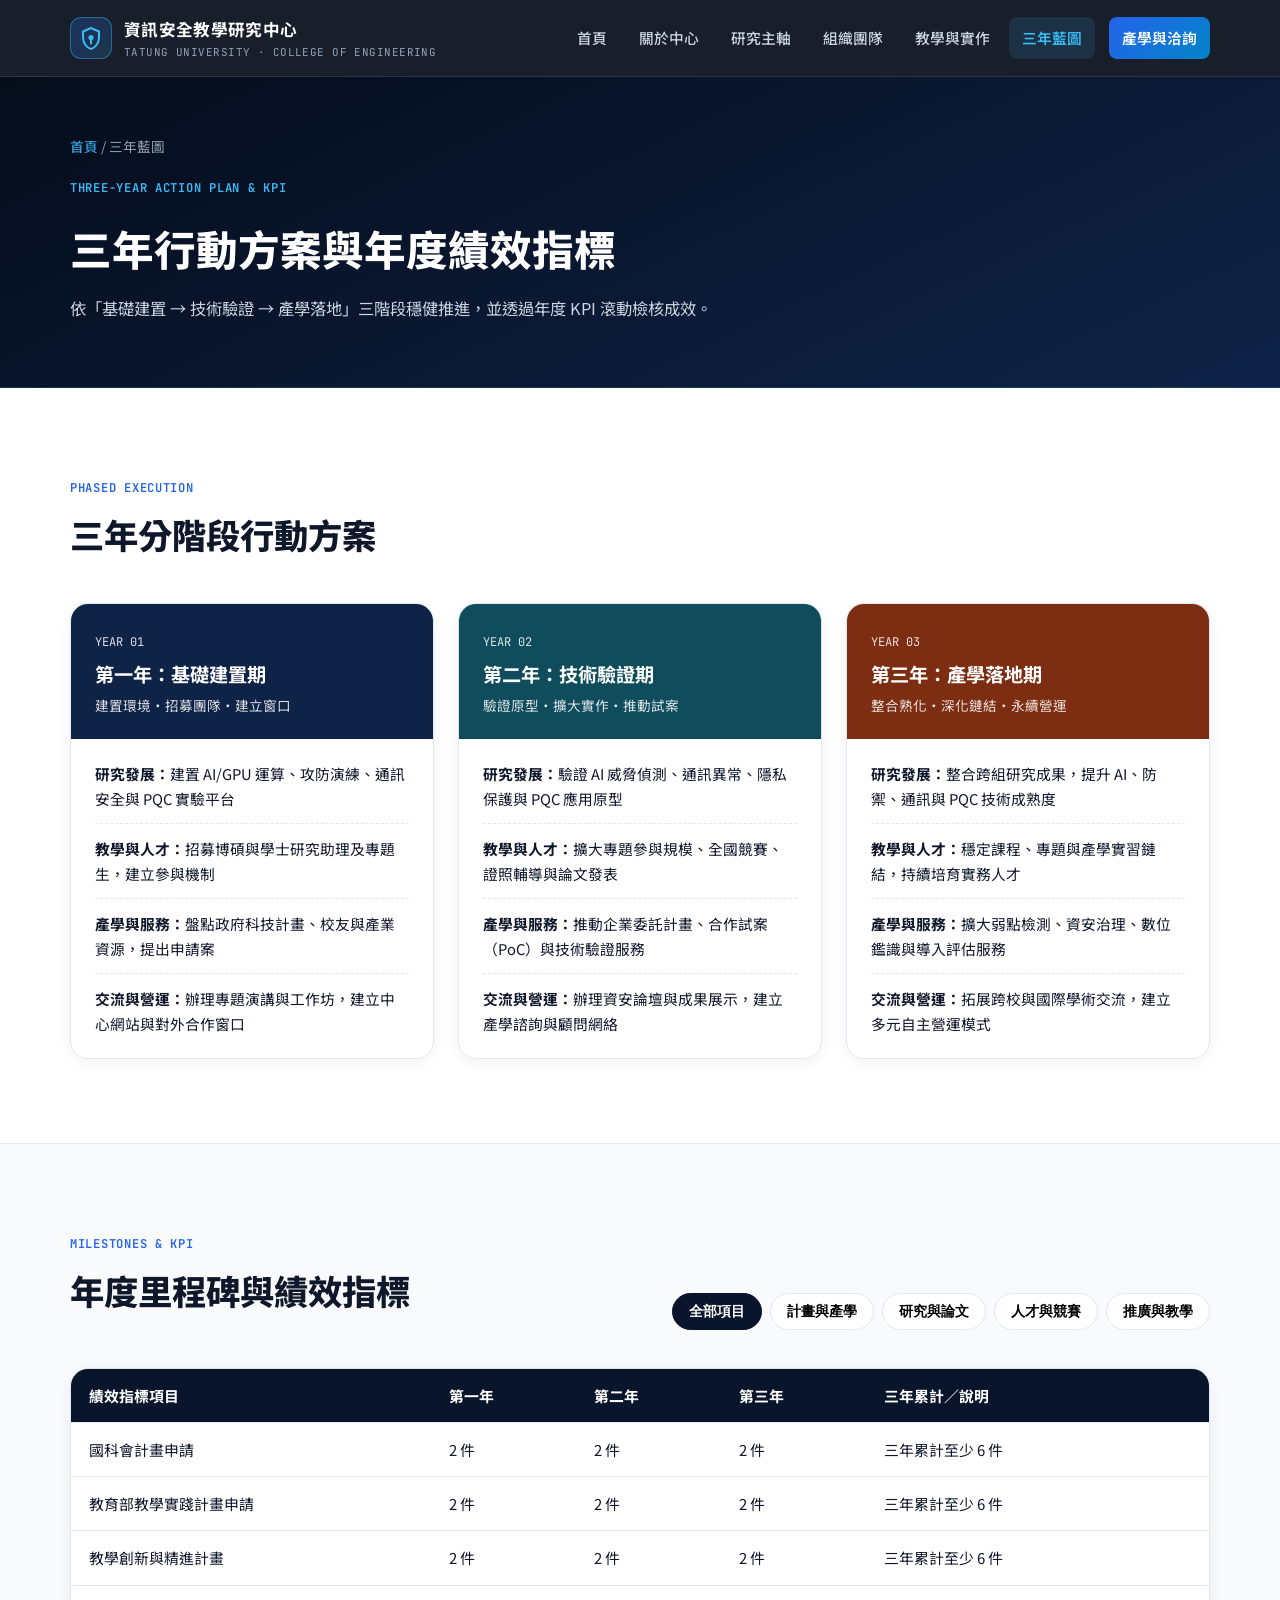
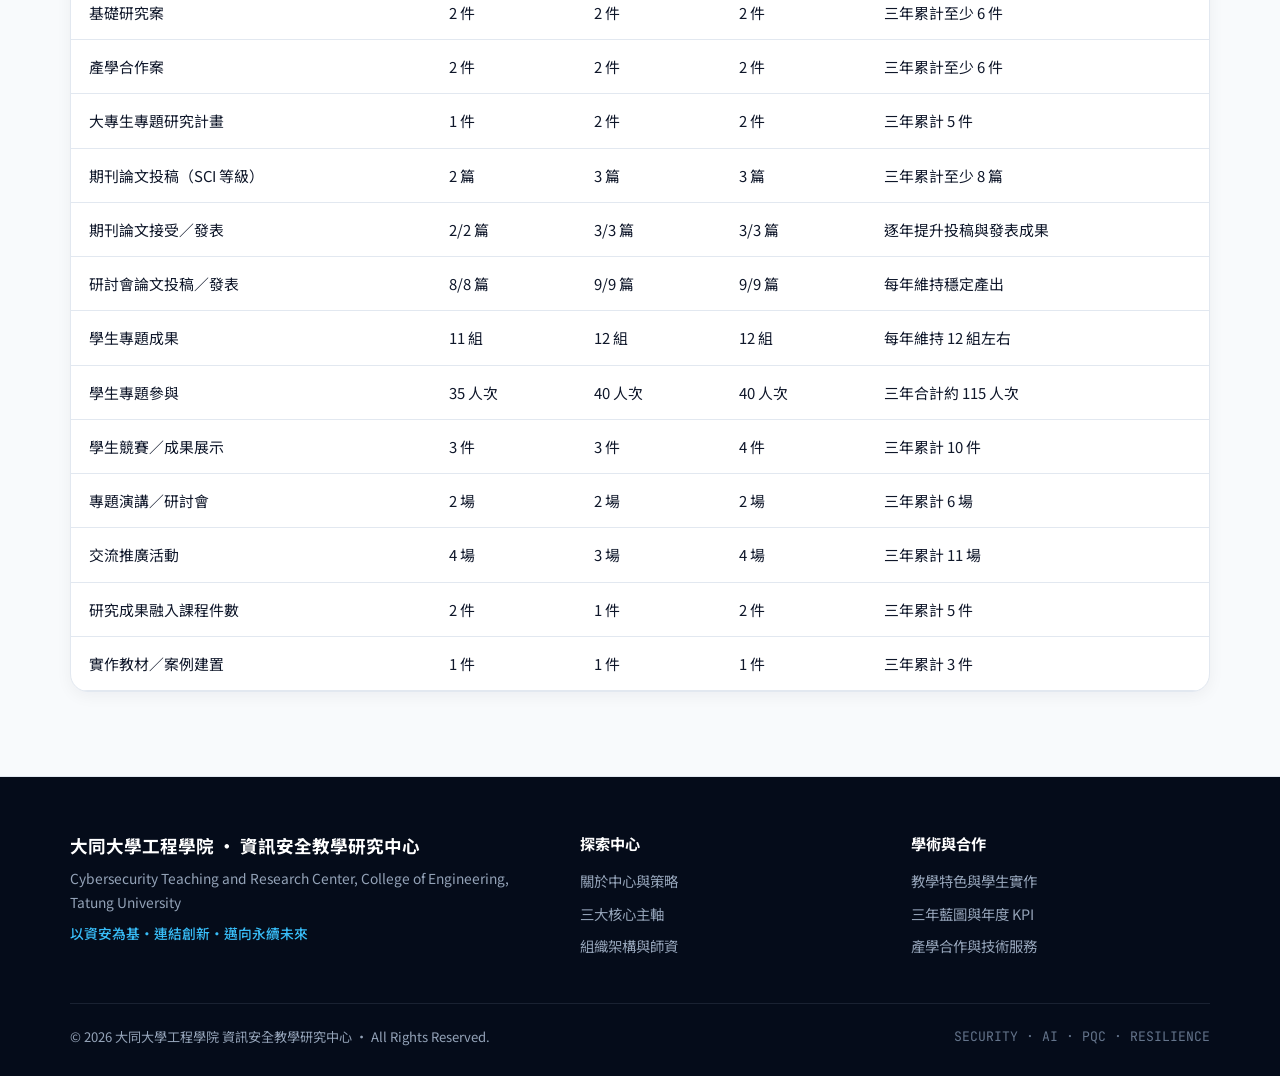
<file: roadmap.html>
<!DOCTYPE html>
<html lang="zh-Hant">
<head>
  <meta charset="UTF-8" />
  <meta name="viewport" content="width=device-width, initial-scale=1.0" />
  <title>三年藍圖 | 資訊安全教學研究中心 - 大同大學工程學院</title>
  <link rel="preconnect" href="https://fonts.googleapis.com" />
  <link rel="preconnect" href="https://fonts.gstatic.com" crossorigin />
  <link href="https://fonts.googleapis.com/css2?family=Inter:wght@400;500;600;700;800&family=JetBrains+Mono:wght@400;500;600&family=Noto+Sans+TC:wght@400;500;700;900&display=swap" rel="stylesheet" />
  <link rel="stylesheet" href="assets/css/style.css" />
</head>
<body>
  <header class="navbar">
    <div class="container nav-inner">
      <a href="index.html" class="brand">
        <span class="brand-badge" aria-hidden="true">
          <svg width="24" height="24" viewBox="0 0 24 24" fill="none">
            <path d="M12 2L4 5.5V11.5C4 16.8 7.4 21.6 12 23C16.6 21.6 20 16.8 20 11.5V5.5L12 2Z" stroke="currentColor" stroke-width="2"/>
            <circle cx="12" cy="11.5" r="2.6" fill="#38BDF8"/>
            <path d="M12 14.2V17.5" stroke="#38BDF8" stroke-width="2" stroke-linecap="round"/>
          </svg>
        </span>
        <span class="brand-text">
          <strong>資訊安全教學研究中心</strong>
          <small>TATUNG UNIVERSITY · COLLEGE OF ENGINEERING</small>
        </span>
      </a>

      <button class="nav-toggle" id="navToggle" aria-label="開啟選單" aria-expanded="false">
        <span></span><span></span><span></span>
      </button>

      <nav class="nav-links" id="navLinks">
        <a href="index.html">首頁</a>
        <a href="about.html">關於中心</a>
        <a href="research.html">研究主軸</a>
        <a href="team.html">組織團隊</a>
        <a href="teaching.html">教學與實作</a>
        <a href="roadmap.html" class="active">三年藍圖</a>
        <a href="contact.html" class="btn-nav">產學與洽詢</a>
      </nav>
    </div>
  </header>

  <section class="page-hero">
    <div class="container">
      <div class="breadcrumb"><a href="index.html">首頁</a> / <span>三年藍圖</span></div>
      <span class="kicker light">THREE-YEAR ACTION PLAN &amp; KPI</span>
      <h1>三年行動方案與年度績效指標</h1>
      <p>依「基礎建置 → 技術驗證 → 產學落地」三階段穩健推進，並透過年度 KPI 滾動檢核成效。</p>
    </div>
  </section>

  <section class="section">
    <div class="container">
      <div class="section-intro">
        <span class="kicker">PHASED EXECUTION</span>
        <h2>三年分階段行動方案</h2>
      </div>

      <div class="grid-3">
        <article class="roadmap-card">
          <div class="roadmap-top y1">
            <span class="year-pill">YEAR 01</span>
            <h3>第一年：基礎建置期</h3>
            <p>建置環境・招募團隊・建立窗口</p>
          </div>
          <ul class="roadmap-items">
            <li><strong>研究發展：</strong>建置 AI/GPU 運算、攻防演練、通訊安全與 PQC 實驗平台</li>
            <li><strong>教學與人才：</strong>招募博碩與學士研究助理及專題生，建立參與機制</li>
            <li><strong>產學與服務：</strong>盤點政府科技計畫、校友與產業資源，提出申請案</li>
            <li><strong>交流與營運：</strong>辦理專題演講與工作坊，建立中心網站與對外合作窗口</li>
          </ul>
        </article>

        <article class="roadmap-card">
          <div class="roadmap-top y2">
            <span class="year-pill">YEAR 02</span>
            <h3>第二年：技術驗證期</h3>
            <p>驗證原型・擴大實作・推動試案</p>
          </div>
          <ul class="roadmap-items">
            <li><strong>研究發展：</strong>驗證 AI 威脅偵測、通訊異常、隱私保護與 PQC 應用原型</li>
            <li><strong>教學與人才：</strong>擴大專題參與規模、全國競賽、證照輔導與論文發表</li>
            <li><strong>產學與服務：</strong>推動企業委託計畫、合作試案（PoC）與技術驗證服務</li>
            <li><strong>交流與營運：</strong>辦理資安論壇與成果展示，建立產學諮詢與顧問網絡</li>
          </ul>
        </article>

        <article class="roadmap-card">
          <div class="roadmap-top y3">
            <span class="year-pill">YEAR 03</span>
            <h3>第三年：產學落地期</h3>
            <p>整合熟化・深化鏈結・永續營運</p>
          </div>
          <ul class="roadmap-items">
            <li><strong>研究發展：</strong>整合跨組研究成果，提升 AI、防禦、通訊與 PQC 技術成熟度</li>
            <li><strong>教學與人才：</strong>穩定課程、專題與產學實習鏈結，持續培育實務人才</li>
            <li><strong>產學與服務：</strong>擴大弱點檢測、資安治理、數位鑑識與導入評估服務</li>
            <li><strong>交流與營運：</strong>拓展跨校與國際學術交流，建立多元自主營運模式</li>
          </ul>
        </article>
      </div>
    </div>
  </section>

  <section class="section section-tint">
    <div class="container">
      <div class="section-header-split">
        <div>
          <span class="kicker">MILESTONES &amp; KPI</span>
          <h2>年度里程碑與績效指標</h2>
        </div>
        <div class="filter-bar" role="tablist" aria-label="績效指標分類">
          <button class="filter-btn active" data-category="all">全部項目</button>
          <button class="filter-btn" data-category="grants">計畫與產學</button>
          <button class="filter-btn" data-category="research">研究與論文</button>
          <button class="filter-btn" data-category="talent">人才與競賽</button>
          <button class="filter-btn" data-category="outreach">推廣與教學</button>
        </div>
      </div>

      <div class="table-card">
        <table class="kpi-table">
          <thead>
            <tr>
              <th>績效指標項目</th>
              <th>第一年</th>
              <th>第二年</th>
              <th>第三年</th>
              <th>三年累計／說明</th>
            </tr>
          </thead>
          <tbody id="kpiTableBody">
            <tr data-cat="grants"><td>國科會計畫申請</td><td>2 件</td><td>2 件</td><td>2 件</td><td>三年累計至少 6 件</td></tr>
            <tr data-cat="grants"><td>教育部教學實踐計畫申請</td><td>2 件</td><td>2 件</td><td>2 件</td><td>三年累計至少 6 件</td></tr>
            <tr data-cat="grants"><td>教學創新與精進計畫</td><td>2 件</td><td>2 件</td><td>2 件</td><td>三年累計至少 6 件</td></tr>
            <tr data-cat="grants"><td>基礎研究案</td><td>2 件</td><td>2 件</td><td>2 件</td><td>三年累計至少 6 件</td></tr>
            <tr data-cat="grants"><td>產學合作案</td><td>2 件</td><td>2 件</td><td>2 件</td><td>三年累計至少 6 件</td></tr>
            <tr data-cat="grants"><td>大專生專題研究計畫</td><td>1 件</td><td>2 件</td><td>2 件</td><td>三年累計 5 件</td></tr>
            <tr data-cat="research"><td>期刊論文投稿（SCI 等級）</td><td>2 篇</td><td>3 篇</td><td>3 篇</td><td>三年累計至少 8 篇</td></tr>
            <tr data-cat="research"><td>期刊論文接受／發表</td><td>2/2 篇</td><td>3/3 篇</td><td>3/3 篇</td><td>逐年提升投稿與發表成果</td></tr>
            <tr data-cat="research"><td>研討會論文投稿／發表</td><td>8/8 篇</td><td>9/9 篇</td><td>9/9 篇</td><td>每年維持穩定產出</td></tr>
            <tr data-cat="talent"><td>學生專題成果</td><td>11 組</td><td>12 組</td><td>12 組</td><td>每年維持 12 組左右</td></tr>
            <tr data-cat="talent"><td>學生專題參與</td><td>35 人次</td><td>40 人次</td><td>40 人次</td><td>三年合計約 115 人次</td></tr>
            <tr data-cat="talent"><td>學生競賽／成果展示</td><td>3 件</td><td>3 件</td><td>4 件</td><td>三年累計 10 件</td></tr>
            <tr data-cat="outreach"><td>專題演講／研討會</td><td>2 場</td><td>2 場</td><td>2 場</td><td>三年累計 6 場</td></tr>
            <tr data-cat="outreach"><td>交流推廣活動</td><td>4 場</td><td>3 場</td><td>4 場</td><td>三年累計 11 場</td></tr>
            <tr data-cat="outreach"><td>研究成果融入課程件數</td><td>2 件</td><td>1 件</td><td>2 件</td><td>三年累計 5 件</td></tr>
            <tr data-cat="outreach"><td>實作教材／案例建置</td><td>1 件</td><td>1 件</td><td>1 件</td><td>三年累計 3 件</td></tr>
          </tbody>
        </table>
      </div>
    </div>
  </section>

  <footer class="footer">
    <div class="container footer-grid">
      <div class="footer-brand">
        <strong>大同大學工程學院 · 資訊安全教學研究中心</strong>
        <p>Cybersecurity Teaching and Research Center, College of Engineering, Tatung University</p>
        <p class="footer-motto">以資安為基・連結創新・邁向永續未來</p>
      </div>
      <div class="footer-col">
        <h4>探索中心</h4>
        <a href="about.html">關於中心與策略</a>
        <a href="research.html">三大核心主軸</a>
        <a href="team.html">組織架構與師資</a>
      </div>
      <div class="footer-col">
        <h4>學術與合作</h4>
        <a href="teaching.html">教學特色與學生實作</a>
        <a href="roadmap.html">三年藍圖與年度 KPI</a>
        <a href="contact.html">產學合作與技術服務</a>
      </div>
    </div>
    <div class="container footer-bottom">
      <span>© 2026 大同大學工程學院 資訊安全教學研究中心 · All Rights Reserved.</span>
      <span class="mono-dim">SECURITY · AI · PQC · RESILIENCE</span>
    </div>
  </footer>
  <script src="assets/js/main.js"></script>
</body>
</html>
</file>
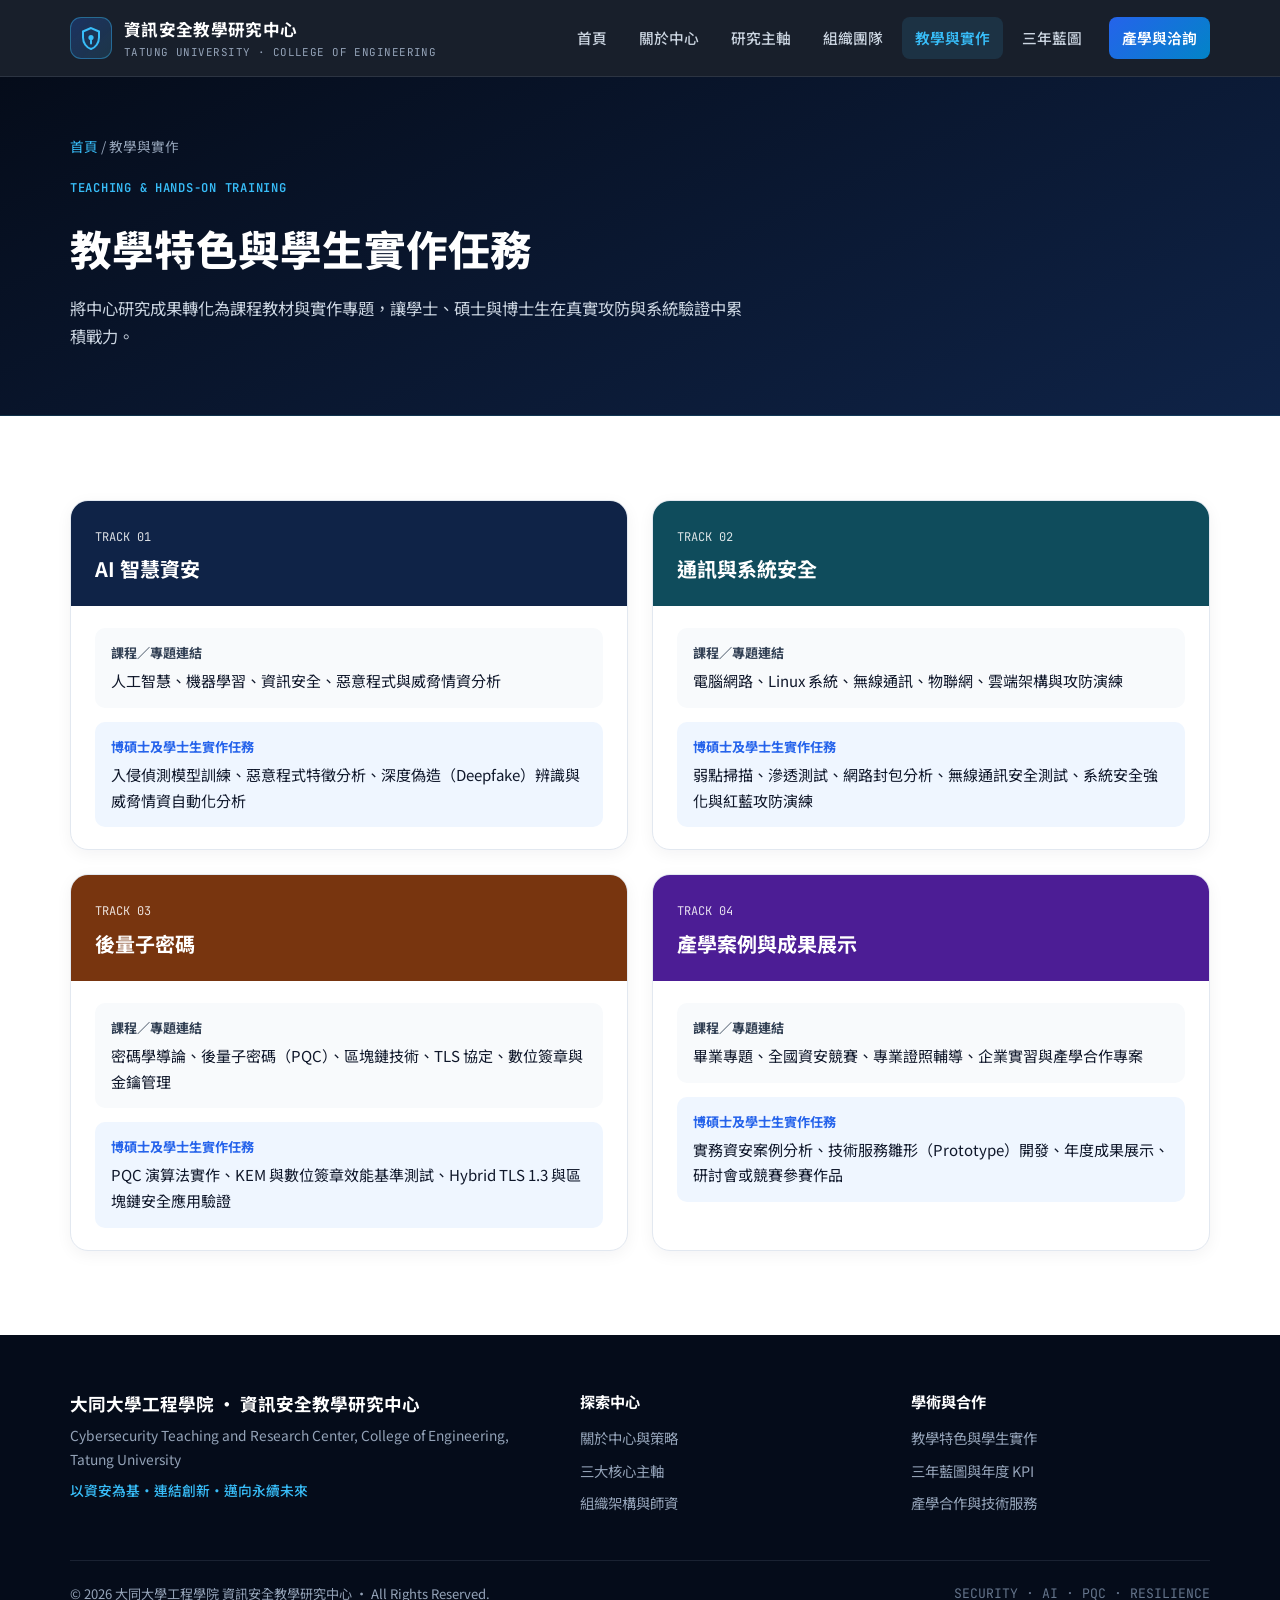
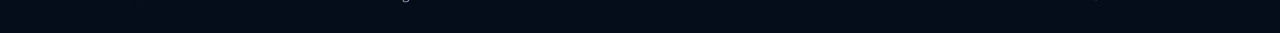
<file: teaching.html>
<!DOCTYPE html>
<html lang="zh-Hant">
<head>
  <meta charset="UTF-8" />
  <meta name="viewport" content="width=device-width, initial-scale=1.0" />
  <title>教學與實作 | 資訊安全教學研究中心 - 大同大學工程學院</title>
  <link rel="preconnect" href="https://fonts.googleapis.com" />
  <link rel="preconnect" href="https://fonts.gstatic.com" crossorigin />
  <link href="https://fonts.googleapis.com/css2?family=Inter:wght@400;500;600;700;800&family=JetBrains+Mono:wght@400;500;600&family=Noto+Sans+TC:wght@400;500;700;900&display=swap" rel="stylesheet" />
  <link rel="stylesheet" href="assets/css/style.css" />
</head>
<body>
  <header class="navbar">
    <div class="container nav-inner">
      <a href="index.html" class="brand">
        <span class="brand-badge" aria-hidden="true">
          <svg width="24" height="24" viewBox="0 0 24 24" fill="none">
            <path d="M12 2L4 5.5V11.5C4 16.8 7.4 21.6 12 23C16.6 21.6 20 16.8 20 11.5V5.5L12 2Z" stroke="currentColor" stroke-width="2"/>
            <circle cx="12" cy="11.5" r="2.6" fill="#38BDF8"/>
            <path d="M12 14.2V17.5" stroke="#38BDF8" stroke-width="2" stroke-linecap="round"/>
          </svg>
        </span>
        <span class="brand-text">
          <strong>資訊安全教學研究中心</strong>
          <small>TATUNG UNIVERSITY · COLLEGE OF ENGINEERING</small>
        </span>
      </a>

      <button class="nav-toggle" id="navToggle" aria-label="開啟選單" aria-expanded="false">
        <span></span><span></span><span></span>
      </button>

      <nav class="nav-links" id="navLinks">
        <a href="index.html">首頁</a>
        <a href="about.html">關於中心</a>
        <a href="research.html">研究主軸</a>
        <a href="team.html">組織團隊</a>
        <a href="teaching.html" class="active">教學與實作</a>
        <a href="roadmap.html">三年藍圖</a>
        <a href="contact.html" class="btn-nav">產學與洽詢</a>
      </nav>
    </div>
  </header>

  <section class="page-hero">
    <div class="container">
      <div class="breadcrumb"><a href="index.html">首頁</a> / <span>教學與實作</span></div>
      <span class="kicker light">TEACHING &amp; HANDS-ON TRAINING</span>
      <h1>教學特色與學生實作任務</h1>
      <p>將中心研究成果轉化為課程教材與實作專題，讓學士、碩士與博士生在真實攻防與系統驗證中累積戰力。</p>
    </div>
  </section>

  <section class="section">
    <div class="container">
      <div class="grid-2">
        <article class="track-card">
          <div class="track-header blue">
            <span>TRACK 01</span>
            <h3>AI 智慧資安</h3>
          </div>
          <div class="track-body">
            <div class="track-section">
              <label>課程／專題連結</label>
              <p>人工智慧、機器學習、資訊安全、惡意程式與威脅情資分析</p>
            </div>
            <div class="track-section accent">
              <label>博碩士及學士生實作任務</label>
              <p>入侵偵測模型訓練、惡意程式特徵分析、深度偽造（Deepfake）辨識與威脅情資自動化分析</p>
            </div>
          </div>
        </article>

        <article class="track-card">
          <div class="track-header teal">
            <span>TRACK 02</span>
            <h3>通訊與系統安全</h3>
          </div>
          <div class="track-body">
            <div class="track-section">
              <label>課程／專題連結</label>
              <p>電腦網路、Linux 系統、無線通訊、物聯網、雲端架構與攻防演練</p>
            </div>
            <div class="track-section accent">
              <label>博碩士及學士生實作任務</label>
              <p>弱點掃描、滲透測試、網路封包分析、無線通訊安全測試、系統安全強化與紅藍攻防演練</p>
            </div>
          </div>
        </article>

        <article class="track-card">
          <div class="track-header amber">
            <span>TRACK 03</span>
            <h3>後量子密碼</h3>
          </div>
          <div class="track-body">
            <div class="track-section">
              <label>課程／專題連結</label>
              <p>密碼學導論、後量子密碼（PQC）、區塊鏈技術、TLS 協定、數位簽章與金鑰管理</p>
            </div>
            <div class="track-section accent">
              <label>博碩士及學士生實作任務</label>
              <p>PQC 演算法實作、KEM 與數位簽章效能基準測試、Hybrid TLS 1.3 與區塊鏈安全應用驗證</p>
            </div>
          </div>
        </article>

        <article class="track-card">
          <div class="track-header purple">
            <span>TRACK 04</span>
            <h3>產學案例與成果展示</h3>
          </div>
          <div class="track-body">
            <div class="track-section">
              <label>課程／專題連結</label>
              <p>畢業專題、全國資安競賽、專業證照輔導、企業實習與產學合作專案</p>
            </div>
            <div class="track-section accent">
              <label>博碩士及學士生實作任務</label>
              <p>實務資安案例分析、技術服務雛形（Prototype）開發、年度成果展示、研討會或競賽參賽作品</p>
            </div>
          </div>
        </article>
      </div>
    </div>
  </section>

  <footer class="footer">
    <div class="container footer-grid">
      <div class="footer-brand">
        <strong>大同大學工程學院 · 資訊安全教學研究中心</strong>
        <p>Cybersecurity Teaching and Research Center, College of Engineering, Tatung University</p>
        <p class="footer-motto">以資安為基・連結創新・邁向永續未來</p>
      </div>
      <div class="footer-col">
        <h4>探索中心</h4>
        <a href="about.html">關於中心與策略</a>
        <a href="research.html">三大核心主軸</a>
        <a href="team.html">組織架構與師資</a>
      </div>
      <div class="footer-col">
        <h4>學術與合作</h4>
        <a href="teaching.html">教學特色與學生實作</a>
        <a href="roadmap.html">三年藍圖與年度 KPI</a>
        <a href="contact.html">產學合作與技術服務</a>
      </div>
    </div>
    <div class="container footer-bottom">
      <span>© 2026 大同大學工程學院 資訊安全教學研究中心 · All Rights Reserved.</span>
      <span class="mono-dim">SECURITY · AI · PQC · RESILIENCE</span>
    </div>
  </footer>
  <script src="assets/js/main.js"></script>
</body>
</html>
</file>
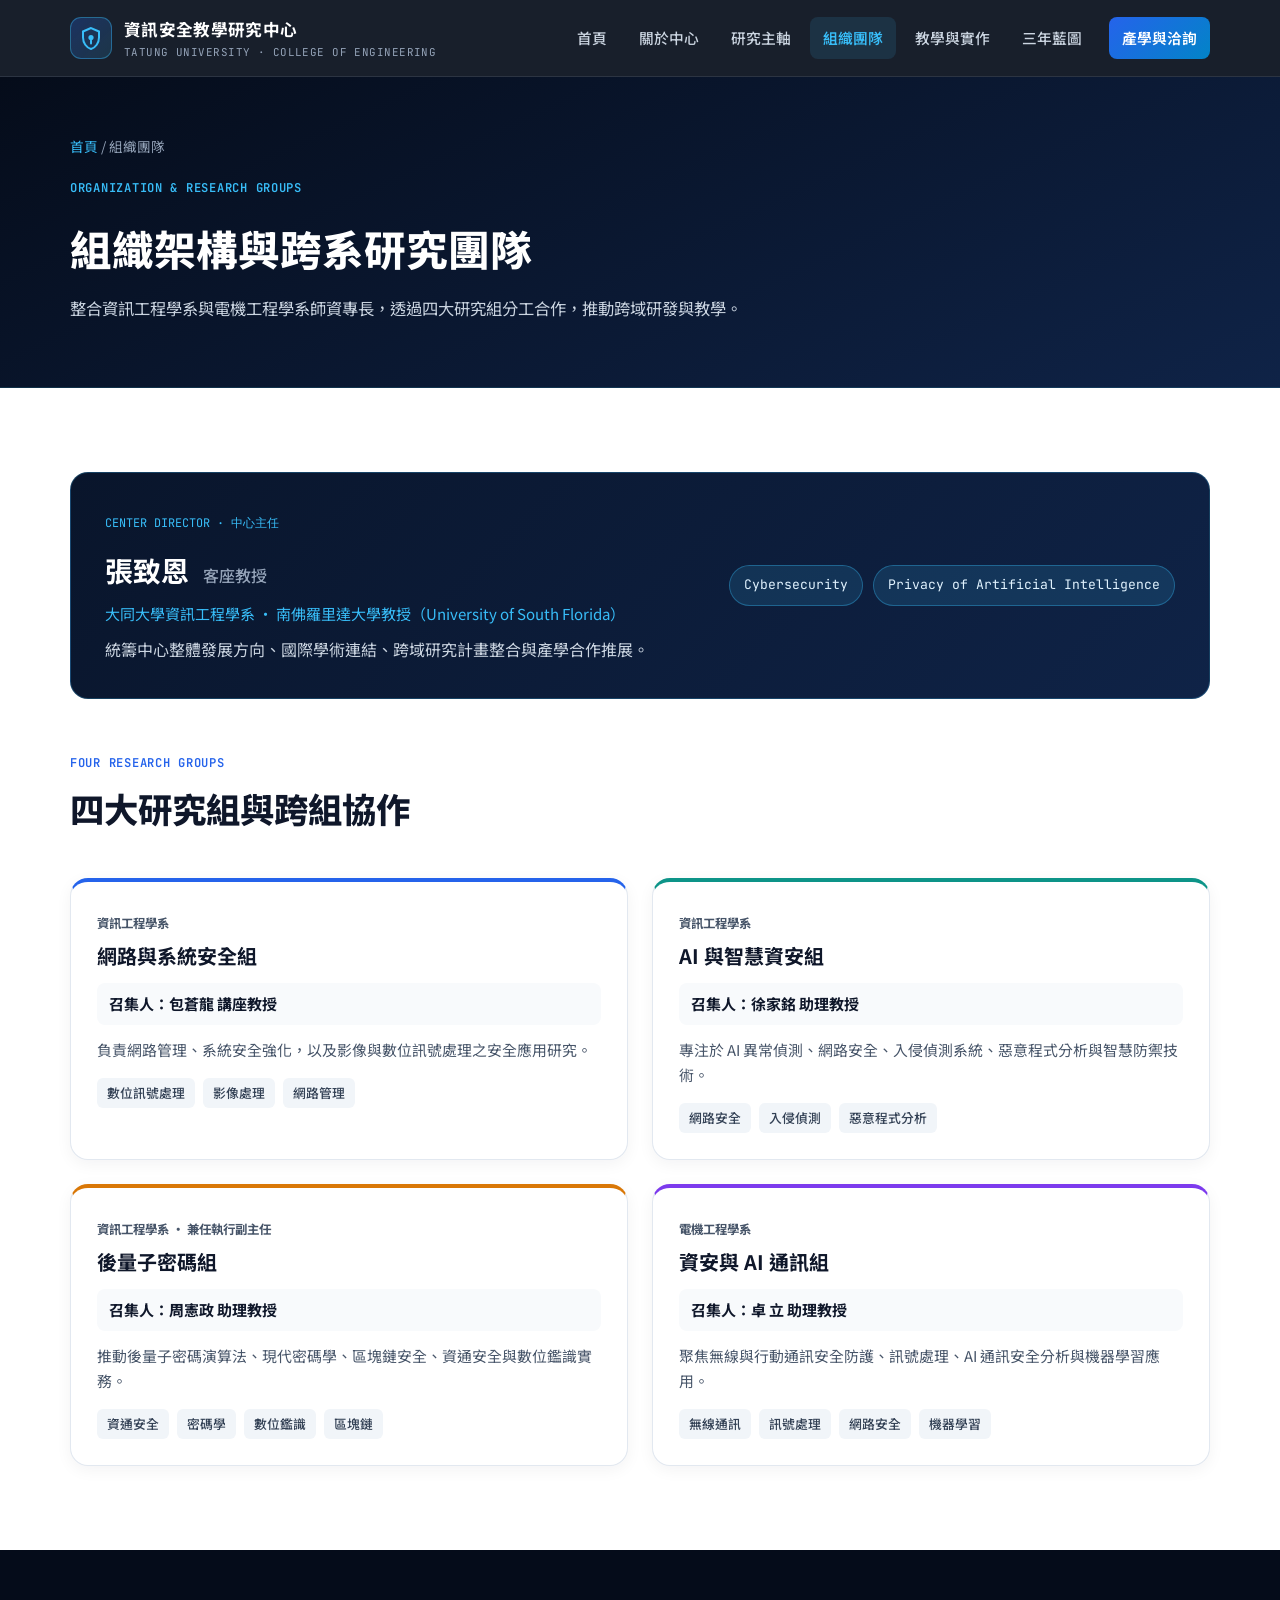
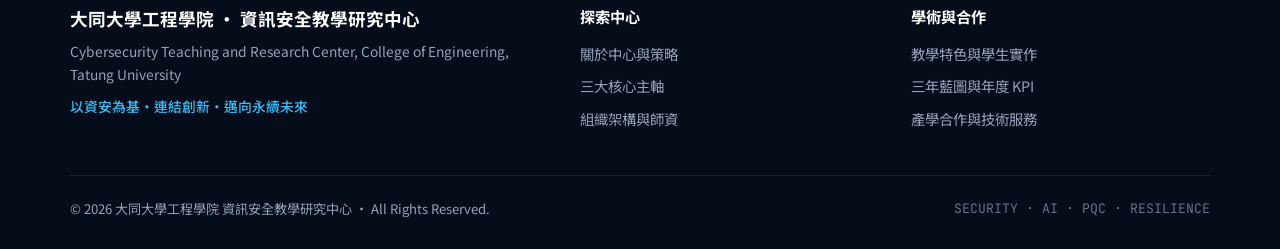
<file: team.html>
<!DOCTYPE html>
<html lang="zh-Hant">
<head>
  <meta charset="UTF-8" />
  <meta name="viewport" content="width=device-width, initial-scale=1.0" />
  <title>組織團隊 | 資訊安全教學研究中心 - 大同大學工程學院</title>
  <link rel="preconnect" href="https://fonts.googleapis.com" />
  <link rel="preconnect" href="https://fonts.gstatic.com" crossorigin />
  <link href="https://fonts.googleapis.com/css2?family=Inter:wght@400;500;600;700;800&family=JetBrains+Mono:wght@400;500;600&family=Noto+Sans+TC:wght@400;500;700;900&display=swap" rel="stylesheet" />
  <link rel="stylesheet" href="assets/css/style.css" />
</head>
<body>
  <header class="navbar">
    <div class="container nav-inner">
      <a href="index.html" class="brand">
        <span class="brand-badge" aria-hidden="true">
          <svg width="24" height="24" viewBox="0 0 24 24" fill="none">
            <path d="M12 2L4 5.5V11.5C4 16.8 7.4 21.6 12 23C16.6 21.6 20 16.8 20 11.5V5.5L12 2Z" stroke="currentColor" stroke-width="2"/>
            <circle cx="12" cy="11.5" r="2.6" fill="#38BDF8"/>
            <path d="M12 14.2V17.5" stroke="#38BDF8" stroke-width="2" stroke-linecap="round"/>
          </svg>
        </span>
        <span class="brand-text">
          <strong>資訊安全教學研究中心</strong>
          <small>TATUNG UNIVERSITY · COLLEGE OF ENGINEERING</small>
        </span>
      </a>

      <button class="nav-toggle" id="navToggle" aria-label="開啟選單" aria-expanded="false">
        <span></span><span></span><span></span>
      </button>

      <nav class="nav-links" id="navLinks">
        <a href="index.html">首頁</a>
        <a href="about.html">關於中心</a>
        <a href="research.html">研究主軸</a>
        <a href="team.html" class="active">組織團隊</a>
        <a href="teaching.html">教學與實作</a>
        <a href="roadmap.html">三年藍圖</a>
        <a href="contact.html" class="btn-nav">產學與洽詢</a>
      </nav>
    </div>
  </header>

  <section class="page-hero">
    <div class="container">
      <div class="breadcrumb"><a href="index.html">首頁</a> / <span>組織團隊</span></div>
      <span class="kicker light">ORGANIZATION &amp; RESEARCH GROUPS</span>
      <h1>組織架構與跨系研究團隊</h1>
      <p>整合資訊工程學系與電機工程學系師資專長，透過四大研究組分工合作，推動跨域研發與教學。</p>
    </div>
  </section>

  <section class="section">
    <div class="container">
      <!-- 中心主任橫幅卡片 -->
      <div class="director-spotlight">
        <div class="director-meta">
          <span class="mono-badge">CENTER DIRECTOR · 中心主任</span>
          <h2>張致恩 <span>客座教授</span></h2>
          <p class="affil">大同大學資訊工程學系 · 南佛羅里達大學教授（University of South Florida）</p>
          <p class="summary">統籌中心整體發展方向、國際學術連結、跨域研究計畫整合與產學合作推展。</p>
        </div>
        <div class="director-skills">
          <span class="skill-pill">Cybersecurity</span>
          <span class="skill-pill">Privacy of Artificial Intelligence</span>
        </div>
      </div>

      <div class="section-intro" style="margin-top: 48px;">
        <span class="kicker">FOUR RESEARCH GROUPS</span>
        <h2>四大研究組與跨組協作</h2>
      </div>

      <div class="grid-2">
        <article class="faculty-card border-blue">
          <div class="faculty-top">
            <span class="dept-tag">資訊工程學系</span>
            <h3>網路與系統安全組</h3>
          </div>
          <div class="leader-row">
            <strong>召集人：包蒼龍 講座教授</strong>
          </div>
          <p class="work-desc">負責網路管理、系統安全強化，以及影像與數位訊號處理之安全應用研究。</p>
          <div class="tag-row">
            <span>數位訊號處理</span>
            <span>影像處理</span>
            <span>網路管理</span>
          </div>
        </article>

        <article class="faculty-card border-teal">
          <div class="faculty-top">
            <span class="dept-tag">資訊工程學系</span>
            <h3>AI 與智慧資安組</h3>
          </div>
          <div class="leader-row">
            <strong>召集人：徐家銘 助理教授</strong>
          </div>
          <p class="work-desc">專注於 AI 異常偵測、網路安全、入侵偵測系統、惡意程式分析與智慧防禦技術。</p>
          <div class="tag-row">
            <span>網路安全</span>
            <span>入侵偵測</span>
            <span>惡意程式分析</span>
          </div>
        </article>

        <article class="faculty-card border-amber">
          <div class="faculty-top">
            <span class="dept-tag">資訊工程學系 · 兼任執行副主任</span>
            <h3>後量子密碼組</h3>
          </div>
          <div class="leader-row">
            <strong>召集人：周憲政 助理教授</strong>
          </div>
          <p class="work-desc">推動後量子密碼演算法、現代密碼學、區塊鏈安全、資通安全與數位鑑識實務。</p>
          <div class="tag-row">
            <span>資通安全</span>
            <span>密碼學</span>
            <span>數位鑑識</span>
            <span>區塊鏈</span>
          </div>
        </article>

        <article class="faculty-card border-purple">
          <div class="faculty-top">
            <span class="dept-tag">電機工程學系</span>
            <h3>資安與 AI 通訊組</h3>
          </div>
          <div class="leader-row">
            <strong>召集人：卓 立 助理教授</strong>
          </div>
          <p class="work-desc">聚焦無線與行動通訊安全防護、訊號處理、AI 通訊安全分析與機器學習應用。</p>
          <div class="tag-row">
            <span>無線通訊</span>
            <span>訊號處理</span>
            <span>網路安全</span>
            <span>機器學習</span>
          </div>
        </article>
      </div>
    </div>
  </section>

  <footer class="footer">
    <div class="container footer-grid">
      <div class="footer-brand">
        <strong>大同大學工程學院 · 資訊安全教學研究中心</strong>
        <p>Cybersecurity Teaching and Research Center, College of Engineering, Tatung University</p>
        <p class="footer-motto">以資安為基・連結創新・邁向永續未來</p>
      </div>
      <div class="footer-col">
        <h4>探索中心</h4>
        <a href="about.html">關於中心與策略</a>
        <a href="research.html">三大核心主軸</a>
        <a href="team.html">組織架構與師資</a>
      </div>
      <div class="footer-col">
        <h4>學術與合作</h4>
        <a href="teaching.html">教學特色與學生實作</a>
        <a href="roadmap.html">三年藍圖與年度 KPI</a>
        <a href="contact.html">產學合作與技術服務</a>
      </div>
    </div>
    <div class="container footer-bottom">
      <span>© 2026 大同大學工程學院 資訊安全教學研究中心 · All Rights Reserved.</span>
      <span class="mono-dim">SECURITY · AI · PQC · RESILIENCE</span>
    </div>
  </footer>
  <script src="assets/js/main.js"></script>
</body>
</html>
</file>
<file: assets/css/style.css>
:root {
  --navy-950: #050c1a;
  --navy-900: #09152b;
  --navy-800: #0f2347;
  --navy-700: #163264;
  --slate-900: #0f172a;
  --slate-700: #334155;
  --slate-600: #475569;
  --slate-200: #e2e8f0;
  --slate-100: #f1f5f9;
  --slate-50: #f8fafc;
  --blue-600: #2563eb;
  --blue-500: #3b82f6;
  --cyan-400: #38bdf8;
  --teal-600: #0d9488;
  --teal-400: #2dd4bf;
  --amber-600: #d97706;
  --purple-600: #7c3aed;
  --radius-lg: 18px;
  --radius-md: 12px;
  --shadow-sm: 0 4px 16px rgba(9, 21, 43, 0.05);
  --shadow-md: 0 14px 34px rgba(9, 21, 43, 0.08);
}

*, *::before, *::after {
  box-sizing: border-box;
}

html {
  scroll-behavior: smooth;
}

body {
  margin: 0;
  font-family: "Noto Sans TC", "Inter", system-ui, -apple-system, sans-serif;
  color: var(--slate-900);
  background: #ffffff;
  line-height: 1.7;
  -webkit-font-smoothing: antialiased;
}

.container {
  width: min(1140px, 90%);
  margin: 0 auto;
}

/* 導覽列 */
.navbar {
  position: sticky;
  top: 0;
  z-index: 1000;
  background: rgba(5, 12, 26, 0.92);
  backdrop-filter: blur(14px);
  border-bottom: 1px solid rgba(148, 163, 184, 0.16);
}

.nav-inner {
  display: flex;
  align-items: center;
  justify-content: space-between;
  min-height: 76px;
  gap: 20px;
}

.brand {
  display: flex;
  align-items: center;
  gap: 12px;
  text-decoration: none;
  color: #ffffff;
}

.brand-badge {
  width: 42px;
  height: 42px;
  border-radius: 11px;
  display: grid;
  place-items: center;
  background: linear-gradient(135deg, rgba(37, 99, 235, 0.28), rgba(56, 189, 248, 0.14));
  border: 1px solid rgba(56, 189, 248, 0.4);
  color: var(--cyan-400);
}

.brand-text strong {
  display: block;
  font-size: 1.04rem;
  font-weight: 700;
  letter-spacing: 0.02em;
}

.brand-text small {
  display: block;
  font-family: "JetBrains Mono", monospace;
  font-size: 0.68rem;
  color: #94a3b8;
  letter-spacing: 0.04em;
}

.nav-links {
  display: flex;
  align-items: center;
  gap: 6px;
}

.nav-links a {
  color: #cbd5e1;
  text-decoration: none;
  font-size: 0.92rem;
  font-weight: 500;
  padding: 8px 13px;
  border-radius: 8px;
  transition: all 0.2s ease;
}

.nav-links a:hover {
  color: #ffffff;
  background: rgba(255, 255, 255, 0.06);
}

.nav-links a.active {
  color: var(--cyan-400);
  background: rgba(56, 189, 248, 0.12);
  font-weight: 600;
}

.nav-links a.btn-nav {
  margin-left: 8px;
  background: linear-gradient(135deg, var(--blue-600), #0284c7);
  color: #ffffff;
  font-weight: 600;
}

.nav-links a.btn-nav.active {
  box-shadow: 0 0 0 2px rgba(56, 189, 248, 0.5);
}

.nav-toggle {
  display: none;
  flex-direction: column;
  gap: 5px;
  background: transparent;
  border: 1px solid rgba(148, 163, 184, 0.3);
  border-radius: 8px;
  padding: 9px;
  cursor: pointer;
}

.nav-toggle span {
  width: 22px;
  height: 2px;
  background: #ffffff;
  display: block;
}

/* 首頁 Hero（深藍科技風） */
.hero {
  position: relative;
  overflow: hidden;
  background: linear-gradient(160deg, var(--navy-950) 0%, var(--navy-900) 55%, var(--navy-800) 100%);
  color: #ffffff;
  padding: 92px 0 104px;
}

.hero-canvas {
  position: absolute;
  inset: 0;
  background-image:
    radial-gradient(rgba(56, 189, 248, 0.16) 1px, transparent 1px),
    linear-gradient(rgba(148, 163, 184, 0.05) 1px, transparent 1px),
    linear-gradient(90deg, rgba(148, 163, 184, 0.05) 1px, transparent 1px);
  background-size: 32px 32px, 64px 64px, 64px 64px;
  pointer-events: none;
}

.hero-glow {
  position: absolute;
  border-radius: 50%;
  filter: blur(90px);
  pointer-events: none;
}

.glow-1 {
  width: 420px;
  height: 420px;
  top: -100px;
  right: 8%;
  background: rgba(37, 99, 235, 0.32);
}

.glow-2 {
  width: 360px;
  height: 360px;
  bottom: -120px;
  left: 5%;
  background: rgba(13, 148, 136, 0.24);
}

.hero-grid {
  position: relative;
  display: grid;
  grid-template-columns: 1.2fr 0.95fr;
  gap: 48px;
  align-items: center;
}

.eyebrow {
  display: inline-flex;
  align-items: center;
  gap: 9px;
  padding: 6px 15px;
  border-radius: 999px;
  background: rgba(56, 189, 248, 0.1);
  border: 1px solid rgba(56, 189, 248, 0.3);
  color: var(--cyan-400);
  font-size: 0.84rem;
  font-weight: 500;
}

.eyebrow .dot {
  width: 8px;
  height: 8px;
  border-radius: 50%;
  background: #34d399;
  box-shadow: 0 0 10px #34d399;
}

.hero h1 {
  margin: 20px 0 18px;
  font-size: clamp(2.2rem, 4.2vw, 3.25rem);
  line-height: 1.18;
  font-weight: 900;
  letter-spacing: -0.01em;
}

.text-gradient {
  display: block;
  background: linear-gradient(90deg, #38bdf8 0%, #5eead4 100%);
  -webkit-background-clip: text;
  -webkit-text-fill-color: transparent;
}

.hero-desc {
  color: #cbd5e1;
  font-size: 1.06rem;
  max-width: 580px;
  margin: 0 0 32px;
}

.hero-actions {
  display: flex;
  flex-wrap: wrap;
  gap: 14px;
}

/* 按鈕 */
.btn {
  display: inline-flex;
  align-items: center;
  justify-content: center;
  padding: 12px 24px;
  border-radius: 10px;
  font-weight: 600;
  font-size: 0.95rem;
  text-decoration: none;
  cursor: pointer;
  border: 1px solid transparent;
  transition: transform 0.18s ease, box-shadow 0.18s ease, background 0.18s ease;
}

.btn:hover {
  transform: translateY(-2px);
}

.btn-primary {
  background: linear-gradient(135deg, var(--blue-600), #0284c7);
  color: #ffffff;
  box-shadow: 0 10px 24px rgba(37, 99, 235, 0.32);
}

.btn-glass {
  background: rgba(255, 255, 255, 0.06);
  border-color: rgba(148, 163, 184, 0.35);
  color: #ffffff;
}

.btn-glass:hover {
  background: rgba(255, 255, 255, 0.12);
}

.btn-outline-dark {
  background: #ffffff;
  border-color: var(--slate-200);
  color: var(--slate-900);
}

.btn-outline-dark:hover {
  border-color: var(--blue-600);
  color: var(--blue-600);
}

.full-width {
  width: 100%;
}

/* 首頁右側生態儀表卡片 */
.hero-card {
  background: rgba(9, 21, 43, 0.78);
  backdrop-filter: blur(16px);
  border: 1px solid rgba(56, 189, 248, 0.26);
  border-radius: 20px;
  padding: 26px;
  box-shadow: 0 24px 60px rgba(0, 0, 0, 0.42);
}

.hero-card-top {
  display: flex;
  justify-content: space-between;
  align-items: center;
  margin-bottom: 18px;
}

.mono-label {
  font-family: "JetBrains Mono", monospace;
  font-size: 0.74rem;
  color: var(--cyan-400);
}

.badge-live {
  font-size: 0.75rem;
  padding: 4px 10px;
  border-radius: 999px;
  background: rgba(45, 212, 191, 0.14);
  color: #5eead4;
  border: 1px solid rgba(45, 212, 191, 0.3);
}

.loop-stack {
  display: flex;
  flex-direction: column;
  gap: 12px;
}

.loop-item {
  display: flex;
  align-items: center;
  gap: 14px;
  padding: 15px 16px;
  border-radius: 14px;
  background: rgba(15, 35, 71, 0.75);
  border: 1px solid rgba(148, 163, 184, 0.16);
  text-decoration: none;
  color: #ffffff;
  transition: all 0.2s ease;
}

.loop-item:hover {
  border-color: rgba(56, 189, 248, 0.55);
  transform: translateX(4px);
}

.loop-icon {
  width: 40px;
  height: 40px;
  border-radius: 10px;
  display: grid;
  place-items: center;
  flex-shrink: 0;
}

.loop-icon.blue { background: rgba(59, 130, 246, 0.2); color: #93c5fd; }
.loop-icon.cyan { background: rgba(45, 212, 191, 0.2); color: #5eead4; }
.loop-icon.amber { background: rgba(245, 158, 11, 0.2); color: #fcd34d; }

.loop-info strong {
  display: block;
  font-size: 0.98rem;
}

.loop-info span {
  display: block;
  font-size: 0.82rem;
  color: #94a3b8;
}

.loop-item .arrow {
  margin-left: auto;
  color: var(--cyan-400);
  font-weight: 700;
}

.hero-stats-row {
  display: grid;
  grid-template-columns: repeat(3, 1fr);
  gap: 10px;
  margin-top: 18px;
  padding-top: 18px;
  border-top: 1px solid rgba(148, 163, 184, 0.16);
  text-align: center;
}

.hero-stats-row strong {
  display: block;
  color: #ffffff;
  font-size: 1rem;
}

.hero-stats-row span {
  font-size: 0.76rem;
  color: #94a3b8;
}

/* 內頁橫幅 Page Hero */
.page-hero {
  background: linear-gradient(155deg, var(--navy-950) 0%, var(--navy-800) 100%);
  color: #ffffff;
  padding: 58px 0 64px;
  border-bottom: 1px solid rgba(56, 189, 248, 0.2);
}

.breadcrumb {
  font-size: 0.85rem;
  color: #94a3b8;
  margin-bottom: 14px;
}

.breadcrumb a {
  color: var(--cyan-400);
  text-decoration: none;
}

.page-hero h1 {
  margin: 8px 0 12px;
  font-size: clamp(1.9rem, 3.5vw, 2.6rem);
  font-weight: 800;
}

.page-hero p {
  margin: 0;
  color: #cbd5e1;
  max-width: 680px;
  font-size: 1.02rem;
}

/* 區塊與版面留白 */
.section {
  padding: 84px 0;
}

.section-tint {
  background: var(--slate-50);
  border-top: 1px solid var(--slate-200);
  border-bottom: 1px solid var(--slate-200);
}

.kicker {
  display: inline-block;
  font-family: "JetBrains Mono", monospace;
  font-size: 0.76rem;
  font-weight: 600;
  letter-spacing: 0.06em;
  color: var(--blue-600);
  margin-bottom: 6px;
}

.kicker.light {
  color: var(--cyan-400);
}

.section-intro {
  max-width: 680px;
  margin-bottom: 40px;
}

.section-intro h2,
.section-header-split h2 {
  margin: 0 0 10px;
  font-size: clamp(1.6rem, 2.8vw, 2.15rem);
  font-weight: 800;
}

.section-intro p {
  margin: 0;
  color: var(--slate-600);
}

.section-header-split {
  display: flex;
  justify-content: space-between;
  align-items: flex-end;
  gap: 20px;
  flex-wrap: wrap;
  margin-bottom: 38px;
}

/* 首頁：雙欄使命與願景 */
.dual-manifesto {
  display: grid;
  grid-template-columns: repeat(2, 1fr);
  gap: 48px;
}

.manifesto-item h2 {
  margin: 2px 0 14px;
  font-size: 1.85rem;
  font-weight: 800;
}

.accent-bar {
  width: 48px;
  height: 4px;
  border-radius: 2px;
  background: var(--blue-600);
  margin-bottom: 18px;
}

.accent-bar.teal {
  background: var(--teal-600);
}

.manifesto-item p {
  color: var(--slate-600);
  font-size: 1.02rem;
  margin: 0 0 18px;
}

.text-link {
  color: var(--blue-600);
  text-decoration: none;
  font-weight: 600;
  font-size: 0.95rem;
}

.text-link:hover {
  text-decoration: underline;
}

/* 網格系統 */
.grid-2 {
  display: grid;
  grid-template-columns: repeat(2, 1fr);
  gap: 24px;
}

.grid-3 {
  display: grid;
  grid-template-columns: repeat(3, 1fr);
  gap: 24px;
}

.grid-4 {
  display: grid;
  grid-template-columns: repeat(4, 1fr);
  gap: 20px;
}

/* 首頁三大主軸卡片 */
.feature-card {
  position: relative;
  background: #ffffff;
  border: 1px solid var(--slate-200);
  border-radius: var(--radius-lg);
  padding: 28px;
  box-shadow: var(--shadow-sm);
  display: flex;
  flex-direction: column;
  overflow: hidden;
  transition: transform 0.2s ease, box-shadow 0.2s ease;
}

.feature-card:hover {
  transform: translateY(-4px);
  box-shadow: var(--shadow-md);
}

.card-top-line {
  position: absolute;
  top: 0;
  left: 0;
  right: 0;
  height: 4px;
  background: var(--blue-600);
}

.card-top-line.teal { background: var(--teal-600); }
.card-top-line.amber { background: var(--amber-600); }

.card-num {
  font-family: "JetBrains Mono", monospace;
  font-size: 0.85rem;
  font-weight: 700;
  color: var(--slate-600);
}

.feature-card h3 {
  margin: 10px 0 12px;
  font-size: 1.24rem;
}

.feature-card p {
  margin: 0 0 20px;
  color: var(--slate-600);
  font-size: 0.95rem;
}

.card-link {
  margin-top: auto;
  color: var(--blue-600);
  text-decoration: none;
  font-weight: 600;
  font-size: 0.92rem;
}

/* 首頁底部導覽雙卡 */
.grid-2-banner {
  display: grid;
  grid-template-columns: repeat(2, 1fr);
  gap: 24px;
}

.nav-promo-card {
  border-radius: var(--radius-lg);
  padding: 34px;
  display: flex;
  flex-direction: column;
  justify-content: space-between;
}

.nav-promo-card.dark {
  background: linear-gradient(145deg, var(--navy-900), var(--navy-800));
  color: #ffffff;
}

.nav-promo-card.dark p {
  color: #cbd5e1;
}

.nav-promo-card.light {
  background: var(--slate-50);
  border: 1px solid var(--slate-200);
}

.nav-promo-card h3 {
  margin: 4px 0 12px;
  font-size: 1.4rem;
}

.nav-promo-card p {
  margin: 0 0 24px;
  color: var(--slate-600);
}

.btn-group {
  display: flex;
  flex-wrap: wrap;
  gap: 12px;
}

/* 關於中心：深色 MVPV 卡 + TOWS 卡 */
.glass-dark-card {
  background: linear-gradient(145deg, var(--navy-900), var(--navy-800));
  color: #ffffff;
  border-radius: var(--radius-lg);
  padding: 30px;
  border: 1px solid rgba(56, 189, 248, 0.22);
}

.mono-badge {
  display: inline-block;
  font-family: "JetBrains Mono", monospace;
  font-size: 0.74rem;
  color: var(--cyan-400);
  margin-bottom: 10px;
}

.mono-badge.light {
  color: rgba(255, 255, 255, 0.85);
}

.glass-dark-card h3 {
  margin: 0 0 12px;
  font-size: 1.24rem;
  line-height: 1.45;
}

.glass-dark-card p {
  margin: 0;
  color: #cbd5e1;
  font-size: 0.94rem;
}

.strategy-card {
  background: #ffffff;
  border: 1px solid var(--slate-200);
  border-radius: var(--radius-lg);
  padding: 26px;
  box-shadow: var(--shadow-sm);
}

.strategy-head {
  display: flex;
  align-items: center;
  gap: 12px;
  margin-bottom: 12px;
}

.strategy-head h3 {
  margin: 0;
  font-size: 1.15rem;
}

.pill {
  font-size: 0.76rem;
  font-weight: 700;
  padding: 4px 10px;
  border-radius: 999px;
}

.pill.blue { background: #dbeafe; color: #1d4ed8; }
.pill.teal { background: #ccfbf1; color: #0f766e; }
.pill.amber { background: #fef3c7; color: #b45309; }
.pill.purple { background: #ede9fe; color: #6d28d9; }

.strategy-card p {
  margin: 0;
  color: var(--slate-600);
}

/* 研究主軸詳情卡 */
.pillar-detail-stack {
  display: flex;
  flex-direction: column;
  gap: 28px;
}

.pillar-detail-card {
  display: grid;
  grid-template-columns: 320px 1fr;
  border-radius: var(--radius-lg);
  overflow: hidden;
  border: 1px solid var(--slate-200);
  background: #ffffff;
  box-shadow: var(--shadow-sm);
}

.pillar-side {
  padding: 32px 28px;
  color: #ffffff;
  background: var(--navy-800);
}

.pillar-side.teal { background: #0f4c5c; }
.pillar-side.amber { background: #78350f; }

.pillar-side h2 {
  margin: 4px 0 12px;
  font-size: 1.42rem;
}

.pillar-side p {
  margin: 0;
  font-size: 0.92rem;
  color: rgba(255, 255, 255, 0.86);
}

.pillar-main {
  padding: 30px 32px;
}

.pillar-main h4 {
  margin: 0 0 14px;
  font-size: 0.95rem;
  color: var(--slate-600);
}

.chip-grid {
  display: flex;
  flex-wrap: wrap;
  gap: 10px;
  margin-bottom: 24px;
}

.chip-grid span {
  background: var(--slate-100);
  border: 1px solid var(--slate-200);
  padding: 7px 14px;
  border-radius: 8px;
  font-weight: 600;
  font-size: 0.9rem;
}

.gap-compare {
  display: grid;
  grid-template-columns: 1fr 1fr;
  gap: 16px;
}

.gap-item {
  background: var(--slate-50);
  border: 1px solid var(--slate-200);
  border-radius: 12px;
  padding: 16px;
}

.gap-item.highlight {
  background: #eff6ff;
  border-color: #bfdbfe;
}

.gap-item strong {
  display: block;
  font-size: 0.85rem;
  margin-bottom: 4px;
}

.gap-item.highlight strong {
  color: var(--blue-600);
}

.gap-item p {
  margin: 0;
  font-size: 0.9rem;
  color: var(--slate-700);
}

/* 組織與團隊 */
.director-spotlight {
  background: linear-gradient(135deg, var(--navy-900), var(--navy-800));
  color: #ffffff;
  border-radius: var(--radius-lg);
  padding: 34px;
  display: flex;
  justify-content: space-between;
  align-items: center;
  gap: 24px;
  flex-wrap: wrap;
  border: 1px solid rgba(56, 189, 248, 0.25);
}

.director-meta h2 {
  margin: 4px 0 6px;
  font-size: 1.75rem;
}

.director-meta h2 span {
  font-size: 1rem;
  font-weight: 500;
  color: #94a3b8;
  margin-left: 8px;
}

.director-meta .affil {
  margin: 0 0 10px;
  color: var(--cyan-400);
  font-size: 0.94rem;
}

.director-meta .summary {
  margin: 0;
  color: #cbd5e1;
  max-width: 620px;
}

.director-skills {
  display: flex;
  flex-wrap: wrap;
  gap: 10px;
}

.skill-pill {
  font-family: "JetBrains Mono", monospace;
  font-size: 0.82rem;
  padding: 8px 14px;
  border-radius: 999px;
  background: rgba(56, 189, 248, 0.14);
  border: 1px solid rgba(56, 189, 248, 0.35);
  color: #e0f2fe;
}

.faculty-card {
  background: #ffffff;
  border: 1px solid var(--slate-200);
  border-top: 4px solid var(--blue-600);
  border-radius: var(--radius-lg);
  padding: 26px;
  box-shadow: var(--shadow-sm);
}

.faculty-card.border-teal { border-top-color: var(--teal-600); }
.faculty-card.border-amber { border-top-color: var(--amber-600); }
.faculty-card.border-purple { border-top-color: var(--purple-600); }

.dept-tag {
  font-size: 0.78rem;
  font-weight: 700;
  color: var(--slate-600);
}

.faculty-top h3 {
  margin: 4px 0 10px;
  font-size: 1.25rem;
}

.leader-row {
  padding: 8px 12px;
  background: var(--slate-50);
  border-radius: 8px;
  margin-bottom: 12px;
  font-size: 0.94rem;
}

.work-desc {
  margin: 0 0 16px;
  color: var(--slate-600);
  font-size: 0.93rem;
}

.tag-row {
  display: flex;
  flex-wrap: wrap;
  gap: 8px;
}

.tag-row span {
  font-size: 0.8rem;
  padding: 4px 10px;
  border-radius: 6px;
  background: var(--slate-100);
  color: var(--slate-700);
  font-weight: 500;
}

/* 教學與實作 */
.track-card {
  border: 1px solid var(--slate-200);
  border-radius: var(--radius-lg);
  overflow: hidden;
  background: #ffffff;
  box-shadow: var(--shadow-sm);
}

.track-header {
  padding: 20px 24px;
  color: #ffffff;
  background: var(--navy-800);
}

.track-header.teal { background: #0f4c5c; }
.track-header.amber { background: #78350f; }
.track-header.purple { background: #4c1d95; }

.track-header span {
  font-family: "JetBrains Mono", monospace;
  font-size: 0.75rem;
  opacity: 0.85;
}

.track-header h3 {
  margin: 4px 0 0;
  font-size: 1.25rem;
}

.track-body {
  padding: 22px 24px;
  display: flex;
  flex-direction: column;
  gap: 14px;
}

.track-section {
  background: var(--slate-50);
  border-radius: 10px;
  padding: 14px 16px;
}

.track-section.accent {
  background: #eff6ff;
}

.track-section label {
  display: block;
  font-size: 0.82rem;
  font-weight: 700;
  color: var(--slate-700);
  margin-bottom: 4px;
}

.track-section.accent label {
  color: var(--blue-600);
}

.track-section p {
  margin: 0;
  font-size: 0.94rem;
}

/* 三年藍圖與 KPI */
.roadmap-card {
  background: #ffffff;
  border: 1px solid var(--slate-200);
  border-radius: var(--radius-lg);
  overflow: hidden;
  box-shadow: var(--shadow-sm);
}

.roadmap-top {
  padding: 22px 24px;
  color: #ffffff;
  background: var(--navy-800);
}

.roadmap-top.y2 { background: #0f4c5c; }
.roadmap-top.y3 { background: #7c2d12; }

.year-pill {
  font-family: "JetBrains Mono", monospace;
  font-size: 0.75rem;
  opacity: 0.85;
}

.roadmap-top h3 {
  margin: 4px 0;
  font-size: 1.2rem;
}

.roadmap-top p {
  margin: 0;
  font-size: 0.85rem;
  opacity: 0.85;
}

.roadmap-items {
  list-style: none;
  margin: 0;
  padding: 22px 24px;
}

.roadmap-items li {
  padding-bottom: 12px;
  margin-bottom: 12px;
  border-bottom: 1px dashed var(--slate-200);
  font-size: 0.92rem;
}

.roadmap-items li:last-child {
  border-bottom: none;
  margin-bottom: 0;
  padding-bottom: 0;
}

.filter-bar {
  display: flex;
  flex-wrap: wrap;
  gap: 8px;
}

.filter-btn {
  padding: 8px 16px;
  border-radius: 999px;
  border: 1px solid var(--slate-200);
  background: #ffffff;
  font-weight: 600;
  font-size: 0.88rem;
  cursor: pointer;
}

.filter-btn.active {
  background: var(--navy-900);
  color: #ffffff;
  border-color: var(--navy-900);
}

.table-card {
  background: #ffffff;
  border: 1px solid var(--slate-200);
  border-radius: var(--radius-lg);
  overflow-x: auto;
  box-shadow: var(--shadow-sm);
}

.kpi-table {
  width: 100%;
  border-collapse: collapse;
  min-width: 680px;
}

.kpi-table th, .kpi-table td {
  padding: 14px 18px;
  text-align: left;
  border-bottom: 1px solid var(--slate-200);
  font-size: 0.93rem;
}

.kpi-table thead {
  background: var(--navy-900);
  color: #ffffff;
}

.kpi-table tbody tr:hover {
  background: var(--slate-50);
}

/* 產學與洽詢 */
.service-box {
  background: var(--slate-50);
  border: 1px solid var(--slate-200);
  border-radius: var(--radius-md);
  padding: 22px;
}

.svc-num {
  font-family: "JetBrains Mono", monospace;
  font-weight: 700;
  color: var(--blue-600);
  font-size: 0.85rem;
}

.service-box h3 {
  margin: 8px 0;
  font-size: 1.1rem;
}

.service-box p {
  margin: 0;
  font-size: 0.9rem;
  color: var(--slate-600);
}

.contact-layout {
  margin-top: 44px;
  display: grid;
  grid-template-columns: 0.9fr 1.1fr;
  gap: 28px;
}

.contact-info-panel {
  background: linear-gradient(150deg, var(--navy-900), var(--navy-800));
  color: #ffffff;
  border-radius: var(--radius-lg);
  padding: 32px;
}

.contact-info-panel h3 {
  margin: 0 0 8px;
  font-size: 1.4rem;
}

.contact-info-panel > p {
  color: var(--cyan-400);
  margin: 0 0 22px;
}

.info-list {
  list-style: none;
  padding: 0;
  margin: 0 0 28px;
}

.info-list li {
  margin-bottom: 14px;
  color: #cbd5e1;
  font-size: 0.94rem;
}

.core-pledge {
  padding: 16px;
  border-radius: 12px;
  background: rgba(56, 189, 248, 0.12);
  border: 1px solid rgba(56, 189, 248, 0.3);
}

.core-pledge strong {
  display: block;
  color: var(--cyan-400);
  margin-bottom: 4px;
}

.core-pledge p {
  margin: 0;
  font-size: 0.92rem;
}

.contact-form-card {
  background: #ffffff;
  border: 1px solid var(--slate-200);
  border-radius: var(--radius-lg);
  padding: 32px;
  box-shadow: var(--shadow-sm);
}

.contact-form-card h3 {
  margin: 0 0 20px;
  font-size: 1.35rem;
}

.form-group {
  margin-bottom: 16px;
}

.form-group label {
  display: block;
  font-size: 0.88rem;
  font-weight: 600;
  margin-bottom: 6px;
}

.form-group input,
.form-group select,
.form-group textarea {
  width: 100%;
  padding: 11px 14px;
  border-radius: 10px;
  border: 1px solid var(--slate-200);
  font-family: inherit;
  font-size: 0.95rem;
}

.form-group input:focus,
.form-group select:focus,
.form-group textarea:focus {
  outline: none;
  border-color: var(--blue-600);
}

.form-status {
  margin: 12px 0 0;
  font-size: 0.85rem;
  color: var(--slate-600);
}

/* Footer */
.footer {
  background: var(--navy-950);
  color: #94a3b8;
  padding: 54px 0 28px;
}

.footer-grid {
  display: grid;
  grid-template-columns: 1.6fr 1fr 1fr;
  gap: 32px;
  padding-bottom: 36px;
  border-bottom: 1px solid rgba(148, 163, 184, 0.15);
}

.footer-brand strong {
  display: block;
  color: #ffffff;
  font-size: 1.1rem;
  margin-bottom: 6px;
}

.footer-brand p {
  margin: 0 0 8px;
  font-size: 0.86rem;
}

.footer-motto {
  color: var(--cyan-400);
  font-weight: 500;
}

.footer-col h4 {
  color: #ffffff;
  margin: 0 0 12px;
  font-size: 0.95rem;
}

.footer-col a {
  display: block;
  color: #94a3b8;
  text-decoration: none;
  font-size: 0.9rem;
  margin-bottom: 8px;
}

.footer-col a:hover {
  color: #ffffff;
}

.footer-bottom {
  padding-top: 22px;
  display: flex;
  justify-content: space-between;
  flex-wrap: wrap;
  gap: 12px;
  font-size: 0.82rem;
}

.mono-dim {
  font-family: "JetBrains Mono", monospace;
  color: #64748b;
}

/* RWD 響應式 */
@media (max-width: 960px) {
  .hero-grid,
  .dual-manifesto,
  .grid-2,
  .grid-3,
  .grid-4,
  .grid-2-banner,
  .pillar-detail-card,
  .gap-compare,
  .contact-layout,
  .footer-grid {
    grid-template-columns: 1fr;
  }

  .nav-toggle {
    display: flex;
  }

  .nav-links {
    display: none;
    position: absolute;
    top: 76px;
    left: 0;
    right: 0;
    background: var(--navy-900);
    flex-direction: column;
    align-items: stretch;
    padding: 16px 24px 24px;
    border-bottom: 1px solid rgba(148, 163, 184, 0.2);
  }

  .nav-links.open {
    display: flex;
  }

  .nav-links a.btn-nav {
    margin-left: 0;
    text-align: center;
  }
}
</file>
